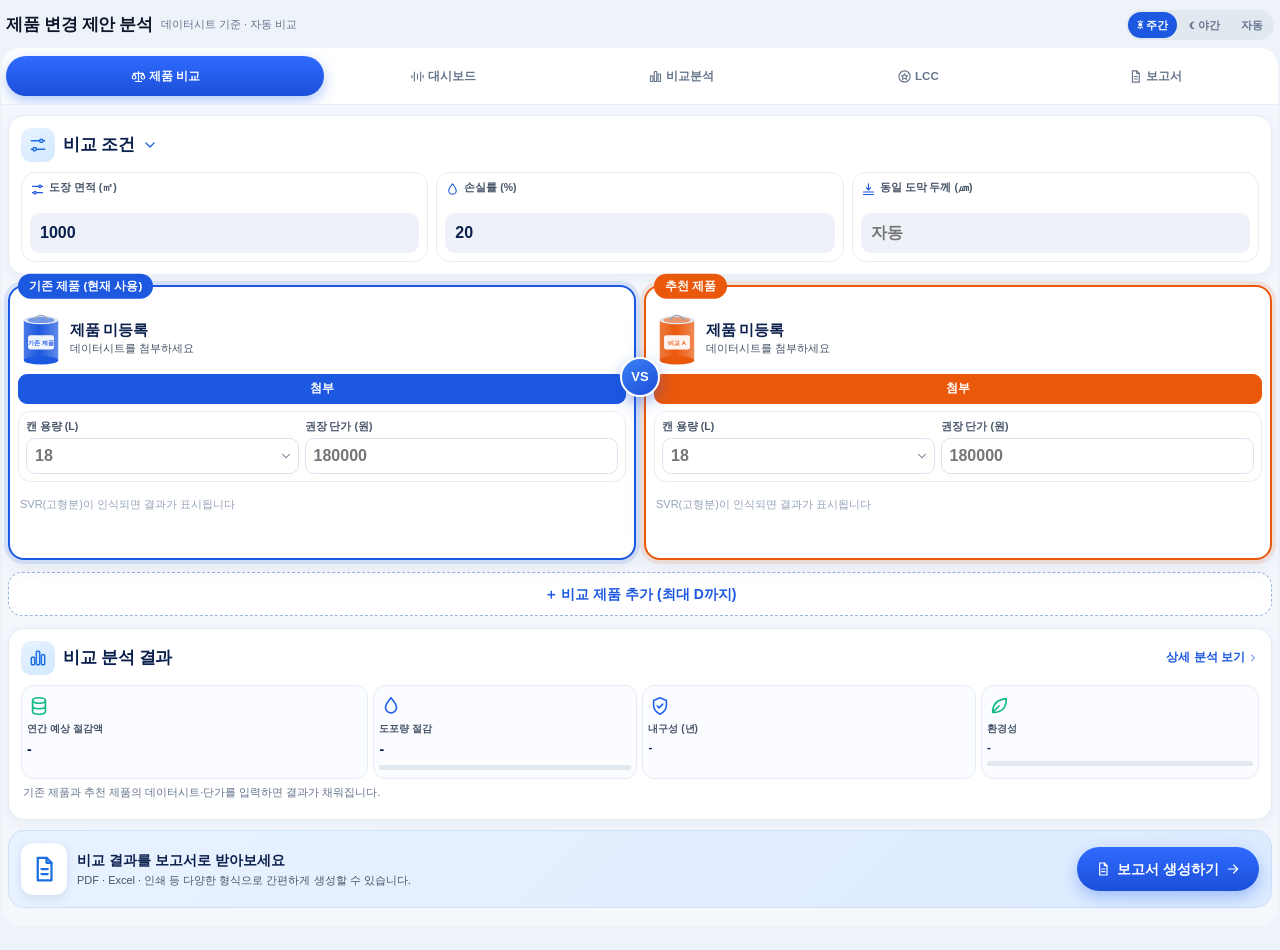
<file: compare.html>
<!DOCTYPE html>
<html lang="ko">
<head>
<meta charset="utf-8">
<meta name="viewport" content="width=device-width, initial-scale=1, viewport-fit=cover">
<title>제품 비교</title>
<link rel="stylesheet" href="cmp.css">
<link rel="icon" type="image/png" href="icon-192.png"><link rel="apple-touch-icon" href="icon-180.png"></head>
<body>
<div id="root"></div>
<script src="theme.js"></script>
<script src="cmp.js"></script>
</body>
</html>
</file>
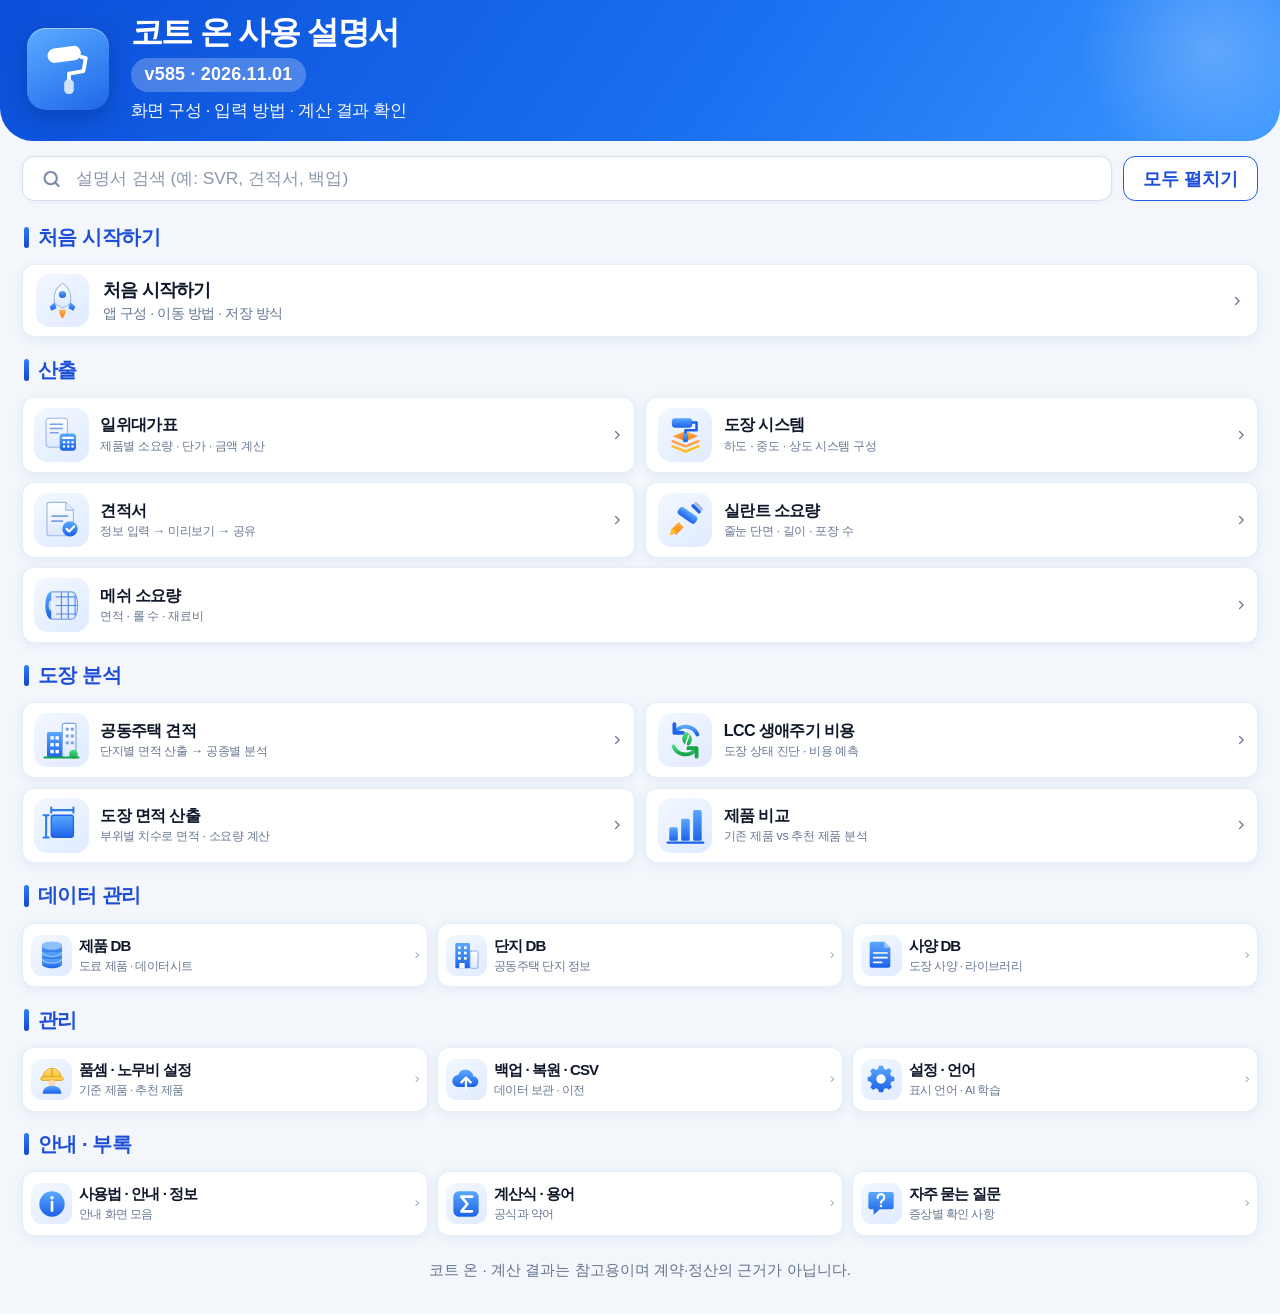
<file: manual.html>
<!DOCTYPE html>
<html lang="ko"><head><meta charset="utf-8"><meta name="viewport" content="width=device-width,initial-scale=1,viewport-fit=cover"><title>코트 온 사용 설명서</title><style>
*{box-sizing:border-box;-webkit-tap-highlight-color:transparent}
html,body{margin:0;background:#f3f7fc;color:#0f172a;font-family:"Pretendard","Noto Sans KR",-apple-system,BlinkMacSystemFont,'Apple SD Gothic Neo','Malgun Gothic',sans-serif;font-size:15px;line-height:1.55}
.w{max-width:820px;margin:0 auto;padding:0 14px 28px}
.hero{position:relative;overflow:hidden;margin:0 -14px 0;padding:calc(env(safe-area-inset-top,0px) + 22px) 20px 26px;background:linear-gradient(125deg,#0b4fd8 0%,#1a6ff0 55%,#3b97ff 100%);color:#fff;border-radius:0 0 34px 34px;display:flex;gap:16px;align-items:center}
.hero:before{content:"";position:absolute;right:-60px;top:-80px;width:260px;height:260px;border-radius:50%;background:radial-gradient(circle,rgba(255,255,255,.22),rgba(255,255,255,0) 70%)}
.hi{flex:none;width:78px;height:78px;border-radius:22px;background:linear-gradient(145deg,#4ea4ff,#1d62e8);box-shadow:0 8px 20px rgba(5,40,120,.35),inset 0 1px 0 rgba(255,255,255,.45);display:flex;align-items:center;justify-content:center;position:relative}
.ht{position:relative;min-width:0}.ht h1{margin:0;font-size:27px;line-height:1.15;letter-spacing:-.8px;font-weight:900}
.ht .ver{display:inline-block;margin:8px 0 7px;background:rgba(255,255,255,.22);border-radius:99px;padding:3px 13px;font-size:13px;font-weight:700;letter-spacing:.2px}
.ht p{margin:0;font-size:14.5px;opacity:.96;font-weight:500}
.bar{position:sticky;top:0;z-index:5;background:#f3f7fc;padding:14px 0 6px;display:flex;gap:10px}
.sf{flex:1;min-width:0;position:relative}
.sf svg{position:absolute;left:14px;top:50%;transform:translateY(-50%);color:#7c8aa5}
.sf input{width:100%;height:48px;border:1px solid #d6dfec;border-radius:15px;padding:0 12px 0 44px;font-size:16px;background:#fff;outline:none;color:#0f172a;box-shadow:0 1px 4px rgba(30,64,140,.05)}
.sf input::placeholder{color:#8a97ad}.sf input:focus{border-color:#2563eb;box-shadow:0 0 0 3px rgba(37,99,235,.15)}
.bar button{flex:none;height:48px;border:1.5px solid #1d5de0;background:#fff;border-radius:15px;font-weight:800;font-size:15px;padding:0 16px;white-space:nowrap;color:#1d4ed8}
.gh{display:flex;align-items:center;gap:9px;margin:20px 2px 11px;font-size:19px;font-weight:900;color:#1d4ed8;letter-spacing:-.4px}
.gh i{width:5px;height:22px;border-radius:3px;background:linear-gradient(#2f7cf6,#1747c9)}
.gd{display:grid;gap:10px;grid-template-columns:minmax(0,1fr)}
.gd.c2{grid-template-columns:repeat(2,minmax(0,1fr))}.gd.c3{grid-template-columns:repeat(3,minmax(0,1fr))}
.cd{background:#fff;border:1px solid #e5ecf6;border-radius:18px;box-shadow:0 3px 12px rgba(30,64,140,.07);scroll-margin-top:70px;min-width:0}
.cd.wide,.cd[open]{grid-column:1/-1}
.cd>summary{list-style:none;display:flex;align-items:center;gap:11px;padding:13px 12px 13px 13px;cursor:pointer;min-height:68px}
.cd>summary::-webkit-details-marker{display:none}
.ci{flex:none;width:46px;height:46px;border-radius:14px;background:linear-gradient(145deg,#eaf2ff,#dbe8ff);display:flex;align-items:center;justify-content:center}
.ct{flex:1;min-width:0;word-break:keep-all}.ct b{display:block;font-size:15.5px;line-height:1.25;letter-spacing:-.3px;font-weight:800}
.ct small{display:block;margin-top:3px;color:#64748b;font-size:11.5px;line-height:1.3;letter-spacing:-.2px}
.cv{flex:none;color:#64748b;transition:transform .2s}.cd[open]>summary .cv{transform:rotate(90deg)}
.c3 .cd>summary{padding:11px 8px 11px 10px;gap:8px}.c3 .ci{width:38px;height:38px;border-radius:12px}.c3 .ci svg{width:25px;height:25px}.c3 .ct b{font-size:13.5px}.c3 .ct small{font-size:10.5px}
.c3 .cd:not([open])>summary .cv{display:none}
.bd{padding:0 14px 14px;border-top:1px solid #eef2f7}
.bd h4{margin:16px 0 6px;font-size:14.5px;color:#1d4ed8}
.bd p{margin:8px 0}.bd ul,.bd ol{margin:6px 0;padding-left:20px}.bd li{margin:5px 0}
.tw{overflow-x:auto;margin:8px 0;border:1px solid #e2e8f0;border-radius:12px}
table{border-collapse:collapse;width:100%;font-size:13px}th{background:#f1f5f9;text-align:left;padding:7px 9px;white-space:nowrap}td{padding:7px 9px;border-top:1px solid #eef2f7;vertical-align:top;min-width:90px}td:first-child{font-weight:700;white-space:nowrap}
.nt,.tp,.wn{border-radius:12px;padding:9px 12px;margin:10px 0;font-size:13.5px}
.nt{background:#eff6ff;border:1px solid #bfdbfe}.tp{background:#ecfdf5;border:1px solid #a7f3d0}.wn{background:#fff7ed;border:1px solid #fdba74;color:#7c2d12}
mark{background:#fde68a;border-radius:3px}
.hide{display:none!important}
.none{text-align:center;color:#64748b;padding:30px 0}
.ft{text-align:center;color:#64748b;font-size:12px;margin-top:22px}

/* v508 카드 크기·여백 조정 (첨부 사진 비율) */
.w{padding:0 8px 24px}
.hero{margin:0 -8px;padding:calc(env(safe-area-inset-top,0px) + 14px) 16px 18px;gap:12px;border-radius:0 0 28px 28px}
.hi{width:60px;height:60px;border-radius:17px}.hi svg{width:40px;height:40px}
.ht h1{font-size:20px;letter-spacing:-.6px}.ht .ver{font-size:11.5px;margin:6px 0 5px;padding:2px 11px}.ht p{font-size:12.5px}
.bar{padding:10px 0 4px;gap:8px}
.sf svg{left:12px;width:19px;height:19px}.sf input{height:42px;border-radius:13px;padding:0 10px 0 38px}.sf input::placeholder{font-size:14px}
.bar button{height:42px;border-radius:13px;font-size:13.5px;padding:0 12px}
.gh{margin:14px 2px 8px;font-size:16px;gap:7px}.gh i{width:4px;height:18px}
.gd{gap:8px}
.cd{border-radius:15px;box-shadow:0 2px 8px rgba(30,64,140,.07)}
.cd>summary{padding:9px 8px 9px 9px;gap:9px;min-height:58px}
.ci{width:40px;height:40px;border-radius:12px}.ci svg{width:26px;height:26px}
.ct b{font-size:13.5px;letter-spacing:-.4px}.ct small{font-size:10.5px;margin-top:2px;letter-spacing:-.3px;line-height:1.25}
.cv{width:14px;height:14px}
.c3 .cd>summary{padding:8px 5px 8px 7px;gap:6px;min-height:56px}
.c3 .ci{width:34px;height:34px;border-radius:11px}.c3 .ci svg{width:22px;height:22px}
.c3 .ct b{font-size:11.5px}.c3 .ct small{font-size:9.5px}
.c3 .cd:not([open])>summary .cv{display:none}
@media(max-width:340px){.gd.c3{grid-template-columns:repeat(2,minmax(0,1fr))}}
@media(min-width:560px){.w{padding:0 14px 28px}.hero{margin:0 -14px}.cd>summary{padding:13px 12px;gap:11px;min-height:68px}.ci{width:46px;height:46px}.ci svg{width:30px;height:30px}.ct b{font-size:15.5px}.ct small{font-size:11.5px}.c3 .cd>summary{padding:12px 12px 12px 13px}.c3 .ci{width:44px;height:44px}.c3 .ci svg{width:28px;height:28px}.c3 .ct b{font-size:15px}.c3 .ct small{font-size:11.5px}.c3 .cv{display:block!important}.gh{font-size:19px}.ht h1{font-size:26px}.hi{width:76px;height:76px}}

/* v514 사진과 동일한 디자인 — 화면 폭(vw) 비율 기준, 좌우 전체 확대 */
.w{--u:min(1vw,6.4px);max-width:none;padding:0 calc(var(--u)*3.4) calc(var(--u)*5)}
.hero{margin:0 calc(var(--u)*-3.4);padding:calc(env(safe-area-inset-top,0px) + var(--u)*2.2) calc(var(--u)*4.2) calc(var(--u)*2.8);gap:calc(var(--u)*3.4);border-radius:0 0 calc(var(--u)*5.2) calc(var(--u)*5.2);align-items:center}
.hi{width:calc(var(--u)*12.8);height:calc(var(--u)*12.8);border-radius:calc(var(--u)*3);background:linear-gradient(150deg,#59adff,#1f66ea)}.hi svg{width:calc(var(--u)*9);height:calc(var(--u)*9)}
.ht h1{font-size:max(19px,calc(var(--u)*5));letter-spacing:-.04em;line-height:1.15;font-weight:900}
.ht .ver{margin:calc(var(--u)*1.1) 0 calc(var(--u)*.9);padding:calc(var(--u)*.5) calc(var(--u)*2.2);font-size:max(12px,calc(var(--u)*2.8));font-weight:600;background:rgba(255,255,255,.24)}
.ht p{font-size:max(12.5px,calc(var(--u)*2.6));font-weight:500;letter-spacing:-.02em}
.bar{padding:calc(var(--u)*2.3) 0 calc(var(--u)*.6);gap:calc(var(--u)*1.7);background:#f3f7fc}
.sf svg{left:calc(var(--u)*3);width:calc(var(--u)*3.3);height:calc(var(--u)*3.3)}
.sf input{height:calc(var(--u)*7);border-radius:calc(var(--u)*1.9);padding:0 calc(var(--u)*2) 0 calc(var(--u)*8.3);font-size:16px}.sf input::placeholder{font-size:max(13px,calc(var(--u)*2.7))}
.bar button{height:calc(var(--u)*7);border-radius:calc(var(--u)*1.9);font-size:max(13.5px,calc(var(--u)*2.85));padding:0 calc(var(--u)*3);font-weight:800;min-width:calc(var(--u)*19.8)}
.gh{margin:calc(var(--u)*2.7) calc(var(--u)*.4) calc(var(--u)*1.8);font-size:max(16px,calc(var(--u)*3.1));gap:calc(var(--u)*1.4);font-weight:800}.gh i{width:calc(var(--u)*.7);height:calc(var(--u)*3.4);border-radius:3px}
.gd{gap:calc(var(--u)*1.5) calc(var(--u)*1.7)}
.cd{border-radius:calc(var(--u)*1.9);border:1px solid #e6edf7;box-shadow:0 calc(var(--u)*.4) calc(var(--u)*1.6) rgba(30,64,140,.08)}
.cd>summary{padding:calc(var(--u)*1.4) calc(var(--u)*2.2) calc(var(--u)*1.4) calc(var(--u)*2);gap:calc(var(--u)*2.2);min-height:calc(var(--u)*10.9)}
.ci{width:calc(var(--u)*8.3);height:calc(var(--u)*8.3);min-width:34px;min-height:34px;border-radius:calc(var(--u)*2.1);background:linear-gradient(145deg,#f3f8ff,#e0ebff)}.ci svg{width:calc(var(--u)*6.4);height:calc(var(--u)*6.4);min-width:26px;min-height:26px}
.ct b{font-size:max(14px,calc(var(--u)*2.85));font-weight:800;letter-spacing:-.04em}.ct small{font-size:max(11px,calc(var(--u)*2.15));margin-top:calc(var(--u)*.5);letter-spacing:-.03em;color:#667791}
.cv{width:calc(var(--u)*1.9);height:calc(var(--u)*1.9);min-width:12px;color:#6b7a93}
.gd.c2>.cd>summary{padding:calc(var(--u)*1.3) calc(var(--u)*1.6) calc(var(--u)*1.3) calc(var(--u)*1.8);gap:calc(var(--u)*1.8);min-height:calc(var(--u)*11.5)}
.gd.c2 .ci{width:calc(var(--u)*8.5);height:calc(var(--u)*8.5)}
.gd.c2 .ct b{font-size:max(12.5px,calc(var(--u)*2.6))}.gd.c2 .ct small{font-size:max(9.5px,calc(var(--u)*2.05))}
.gd.c3{gap:calc(var(--u)*1.5) calc(var(--u)*1.3)}
.c3 .cd>summary{padding:calc(var(--u)*1.2) calc(var(--u)*1.2) calc(var(--u)*1.2) calc(var(--u)*1.6);gap:calc(var(--u)*1.4);min-height:calc(var(--u)*9.8)}
.c3 .ci{width:calc(var(--u)*6.4);height:calc(var(--u)*6.4);min-width:30px;min-height:30px;border-radius:calc(var(--u)*1.7)}.c3 .ci svg{width:calc(var(--u)*5);height:calc(var(--u)*5);min-width:24px;min-height:24px}
.c3 .ct b{font-size:max(11.5px,calc(var(--u)*2.45))}.c3 .ct small{font-size:max(9px,calc(var(--u)*1.9))}
.c3 .cv{width:calc(var(--u)*1.6);height:calc(var(--u)*1.6);min-width:10px;display:block!important}
.cd[open]>summary .cv{transform:rotate(90deg)}
.bd{padding:0 calc(var(--u)*2.6) calc(var(--u)*2.6)}
.ft{font-size:max(11px,calc(var(--u)*2.4))}
@media(min-width:560px){.w{padding:0 calc(var(--u)*3.4) calc(var(--u)*5)}.hero{margin:0 calc(var(--u)*-3.4)}.cd>summary{padding:calc(var(--u)*1.4) calc(var(--u)*2.2) calc(var(--u)*1.4) calc(var(--u)*2);gap:calc(var(--u)*2.2);min-height:calc(var(--u)*10.9)}.ci{width:calc(var(--u)*8.3);height:calc(var(--u)*8.3)}.ci svg{width:calc(var(--u)*6.4);height:calc(var(--u)*6.4)}.c3 .ci{width:calc(var(--u)*6.4);height:calc(var(--u)*6.4)}}
@media(max-width:340px){.gd.c3{grid-template-columns:repeat(3,minmax(0,1fr))}}
.gd.c2 .ct b{font-size:max(12px,calc(var(--u)*2.5))}.gd.c2 .ct small{font-size:max(9px,calc(var(--u)*1.95))}
.c3 .ct b{font-size:max(10.5px,calc(var(--u)*2.35));letter-spacing:-.06em}.c3 .ct small{font-size:max(8.5px,calc(var(--u)*1.8));letter-spacing:-.05em}
.c3 .cd>summary{padding-left:calc(var(--u)*1.3);padding-right:calc(var(--u)*.9);gap:calc(var(--u)*1.1)}
.c3 .ci{min-width:28px;min-height:28px}.c3 .ci svg{min-width:22px;min-height:22px}.c3 .cv{min-width:8px;width:calc(var(--u)*1.3)}
</style><link rel="icon" type="image/png" href="icon-192.png"><link rel="apple-touch-icon" href="icon-180.png"></head><body>
<div class="w"><div class="hero"><div class="hi"><svg viewBox="0 0 48 48" width="52" height="52" fill="none" stroke-linecap="round" stroke-linejoin="round"><rect x="7" y="6" width="28" height="12" rx="6" transform="rotate(-8 21 12)" fill="#fff"/><path d="M35 14l4 1-2 11-12 2v6" stroke="#fff" stroke-width="3.2"/><rect x="21" y="33" width="8" height="12" rx="3.5" fill="#cfe3ff"/></svg></div><div class="ht"><h1>코트 온 사용 설명서</h1><span class="ver">v585 · 2026.11.01</span><p>화면 구성 · 입력 방법 · 계산 결과 확인</p></div></div>
<div class="bar"><label class="sf"><svg viewBox="0 0 24 24" width="22" height="22" fill="none" stroke="currentColor" stroke-width="2.4" stroke-linecap="round"><circle cx="11" cy="11" r="7"/><path d="M20 20l-4-4"/></svg><input id="q" type="search" placeholder="설명서 검색 (예: SVR, 견적서, 백업)" enterkeyhint="search" autocomplete="off"></label><button id="all" type="button" data-o="0">모두 펼치기</button></div>
<section class="gs"><h2 class="gh"><i></i>처음 시작하기</h2><div class="gd c1"><details class="cd wide" id="start"><summary><span class="ci"><svg viewBox="0 0 48 48" fill="none" stroke-linecap="round" stroke-linejoin="round"><defs><linearGradient id="ic1b" x1="0" y1="0" x2="0" y2="1"><stop offset="0" stop-color="#5aa8ff"/><stop offset="1" stop-color="#1d62e8"/></linearGradient><linearGradient id="ic1o" x1="0" y1="0" x2="0" y2="1"><stop offset="0" stop-color="#ffb347"/><stop offset="1" stop-color="#ff7a1a"/></linearGradient><linearGradient id="ic1w" x1="0" y1="0" x2="0" y2="1"><stop offset="0" stop-color="#ffffff"/><stop offset="1" stop-color="#dbe8ff"/></linearGradient></defs><path d="M24 4c8 5 11 14 9 24l-9 5-9-5c-2-10 1-19 9-24z" fill="url(#ic1w)" stroke="#9db8e8" stroke-width="1.2"/><circle cx="24" cy="17" r="4.2" fill="url(#ic1b)"/><path d="M15 26l-6 5 2 5 6-3zM33 26l6 5-2 5-6-3z" fill="url(#ic1b)"/><path d="M20 35c0 5 2 8 4 10 2-2 4-5 4-10z" fill="url(#ic1o)"/></svg></span><span class="ct"><b>처음 시작하기</b><small>앱 구성 · 이동 방법 · 저장 방식</small></span><svg class="cv" viewBox="0 0 24 24" width="16" height="16" fill="none" stroke="currentColor" stroke-width="2.6" stroke-linecap="round" stroke-linejoin="round"><path d="M9 5l7 7-7 7"/></svg></summary><div class="bd"><p>코트 온은 도료·실란트·메쉬의 <b>소요량과 자재비·노무비</b>를 계산하고, 견적서·LCC(생애주기 비용)·제품 비교 보고서까지 만드는 현장용 앱입니다. 인터넷 없이도 계산과 견적서 작성이 되며, 입력한 데이터는 <b>이 기기의 브라우저에만</b> 저장됩니다.</p><h4>1. 시작 화면</h4><ol><li>앱을 열면 <b>Integrated Coating &amp; Maintenance Cost Estimation System</b> 안내 화면이 나옵니다.</li><li>아래 <b>시작하기</b> 버튼을 누르면 홈으로 들어갑니다.</li><li>처음 한 번은 <b>자료 이용 안내</b> 창이 나오며, 내용을 읽고 <b>확인했습니다</b>를 누릅니다.</li></ol><h4>2. 하단 고정 메뉴 (모든 화면 공통)</h4><div class="tw"><table><thead><tr><th>버튼</th><th>동작</th></tr></thead><tbody><tr><td>‹ (뒤로)</td><td>바로 전에 열었던 화면으로 이동합니다. 기록이 없으면 홈으로 갑니다.</td></tr><tr><td>홈</td><td>열려 있는 모든 화면·팝업을 닫고 홈으로 이동합니다.</td></tr><tr><td>산출</td><td>일위대가표 · 도장시스템 · 견적서 · 실란트 · 메쉬</td></tr><tr><td>분석</td><td>공동주택 · LCC · 면적 · 제품 비교</td></tr><tr><td>DB</td><td>제품 DB · 단지 DB · 사양 DB · 품셈(노무비설정)</td></tr><tr><td>관리</td><td>백업·복원 · 설정 · 사용법 · 자료이용안내 · 정보</td></tr><tr><td>더보기</td><td><b>전체 메뉴</b> 화면을 엽니다. 메뉴 검색과 최근 사용 메뉴가 있습니다.</td></tr></tbody></table></div><p>분류 버튼(산출·분석·DB·관리)을 누르면 위로 서브메뉴가 펼쳐집니다. 이미 열려 있는 화면을 다시 누르면 메뉴만 닫힙니다.</p><h4>3. 전체 메뉴에서 찾기</h4><ul><li>상단 <b>메뉴 검색</b>에 이름(예: LCC, 견적, 품셈)을 입력하면 해당 메뉴만 보입니다. 이름이 정확히 일치하면 잠시 뒤 자동으로 이동합니다.</li><li>맨 아래 <b>최근 사용 메뉴</b>에서 최근 연 화면 5개로 바로 갑니다.</li></ul><h4>4. 데이터 저장과 백업</h4><ul><li>모든 입력(제품 DB, 작업 내용, 저장한 시스템, LCC 자산, 제품 비교 입력 등)은 자동 저장됩니다.</li><li>브라우저 데이터를 지우거나 기기를 바꾸면 사라지므로 <b>관리 → 백업·복원 → JSON 백업 저장</b>을 주기적으로 하세요.</li><li>TDS 원본 PDF는 백업에 포함되지 않습니다.</li></ul><h4>5. 화면 모드 (주간 · 야간 · 자동)</h4><p><b>제품 비교</b> 화면 맨 위 오른쪽의 <b>☀ 주간 / ☾ 야간 / 자동</b> 버튼으로 바꿉니다. 한 번 고르면 앱 전체와 이 설명서에 적용됩니다. <b>자동</b>은 기기의 다크 모드 설정을 따릅니다.</p><div class="tp">💡 PDF·OCR·엑셀 변환 도구를 <b>처음 불러올 때만</b> 인터넷이 필요합니다. 한 번 불러온 뒤에는 오프라인에서도 동작합니다.</div><h4>홈 화면</h4><p>홈에는 앱 이름(코트 온)과 <b>최근 작업 내역</b>이 표시됩니다. 일위대가표·도장 시스템·실란트·메쉬 등에서 저장한 작업이 최근 순서로 쌓이고, 항목을 눌러 이어서 작업할 수 있습니다.</p><ul><li>작업이 없으면 “아직 작업 내역이 없습니다”라고 표시됩니다.</li><li>하단의 <b>소요량 공식 · 경고 · 용어 매칭표</b>를 누르면 계산 공식과 용어 설명이 열립니다.</li><li>저장된 코트 데이터가 손상되면 그 코트만 초기화하고 나머지는 그대로 보여 줍니다.</li></ul></div></details></div></section><section class="gs"><h2 class="gh"><i></i>산출</h2><div class="gd c2"><details class="cd" id="calc"><summary><span class="ci"><svg viewBox="0 0 48 48" fill="none" stroke-linecap="round" stroke-linejoin="round"><defs><linearGradient id="ic2b" x1="0" y1="0" x2="0" y2="1"><stop offset="0" stop-color="#5aa8ff"/><stop offset="1" stop-color="#1d62e8"/></linearGradient><linearGradient id="ic2w" x1="0" y1="0" x2="0" y2="1"><stop offset="0" stop-color="#ffffff"/><stop offset="1" stop-color="#dbe8ff"/></linearGradient></defs><rect x="6" y="5" width="25" height="34" rx="4" fill="url(#ic2w)" stroke="#9db8e8" stroke-width="1.3"/><path d="M11 12h14M11 17h14M11 22h9" stroke="#7aa3e6" stroke-width="2"/><rect x="22" y="23" width="19" height="20" rx="4" fill="url(#ic2b)"/><path d="M25.5 28h12" stroke="#fff" stroke-width="2.4"/><g fill="#fff"><circle cx="27" cy="33" r="1.5"/><circle cx="32" cy="33" r="1.5"/><circle cx="37" cy="33" r="1.5"/><circle cx="27" cy="38" r="1.5"/><circle cx="32" cy="38" r="1.5"/><circle cx="37" cy="38" r="1.5"/></g></svg></span><span class="ct"><b>일위대가표</b><small>제품별 소요량 · 단가 · 금액 계산</small></span><svg class="cv" viewBox="0 0 24 24" width="16" height="16" fill="none" stroke="currentColor" stroke-width="2.6" stroke-linecap="round" stroke-linejoin="round"><path d="M9 5l7 7-7 7"/></svg></summary><div class="bd"><p>제품 하나하나(코트)의 소요량과 금액을 계산하는 기본 화면입니다. <b>산출 → 일위대가표</b>로 엽니다.</p><h4>화면 구성</h4><div class="tw"><table><thead><tr><th>영역</th><th>설명</th></tr></thead><tbody><tr><td>기본면적</td><td>맨 위 ㎡ 입력. 코트마다 면적을 따로 넣으면 그 값이 우선합니다. 우측의 <b>도면</b> 버튼은 도장 면적 산출 화면을 엽니다.</td></tr><tr><td>도장 시스템 / 시스템도 선택</td><td>1st · 도장 등 코트 구분 표시. <b>시스템도 선택</b>은 도장 시스템에서 저장한 시스템을 불러옵니다. <b>+ 생성</b>은 DB에 없는 제품을 직접 입력합니다.</td></tr><tr><td>소요량 및 조건</td><td>면적(㎡) · DFT(㎛) · SVR(%) · Loss(%) · 희석율(%) · 제품단가(원/1말) · 희석제 단가(원)</td></tr><tr><td>이론/실제 소요량</td><td>입력하면 자동 계산됩니다. 값이 필요한 칸은 연한 빨간 테두리로 표시됩니다.</td></tr><tr><td>제품소개</td><td>선택한 제품의 설명·규격. <b>첨부</b>(TDS) · <b>삭제</b> · <b>제품 수정</b> 버튼이 있습니다.</td></tr><tr><td>노무비 산출 기준</td><td>품셈(인/㎡) 또는 생산성(팀 ㎡/일) 중 하나로 입력. 도장공·보통인부 인/㎡.</td></tr><tr><td>부자재 소요량</td><td><b>내화 메쉬</b> · <b>실란트·충진재</b> 체크 시 일위대가표 행으로 합산됩니다.</td></tr><tr><td>하단 버튼</td><td><b>Coat 추가 · Coat 삭제 · 공유 · 전체 초기화</b></td></tr></tbody></table></div><h4>사용 순서</h4><ol><li><b>기본면적</b>을 입력합니다.</li><li>제품명을 입력해 제품 DB에서 선택하면 <b>DFT · SVR · Loss · 희석율</b>이 자동으로 채워집니다. DB에 없으면 <b>+ 생성</b>으로 DFT·SVR을 직접 입력합니다.</li><li><b>제품단가</b>는 혼합규격 <b>1말 기준 금액</b>, <b>희석제 단가</b>도 입력합니다.</li><li>결과에서 이론·실제 소요량, 캔(말) 수, ㎡당 단가, 총 금액을 확인합니다.</li><li>코트를 더하려면 <b>Coat 추가</b>(하도·중도·상도 순서로 쌓기).</li><li>세부 내역·출력의 <b>견적서 생성</b>으로 견적서를 만듭니다.</li></ol><h4>계산식</h4><ul><li>이론 소요량(L/㎡) = DFT[㎛] ÷ (SVR[%] × 10)</li><li>실제 소요량(L/㎡) = 이론 소요량 ÷ (1 − Loss[%] ÷ 100)</li><li>kg 단위 제품은 비중을 곱해 kg/㎡로 환산, 캔 수량은 올림, 금액은 십원 미만 절사(VAT 별도)</li></ul><div class="wn">⚠ 계산 결과는 참고용이며 계약·정산의 근거가 아닙니다. 제품 적용 전 제조사 최신 TDS·MSDS를 확인하세요.</div></div></details><details class="cd" id="sys"><summary><span class="ci"><svg viewBox="0 0 48 48" fill="none" stroke-linecap="round" stroke-linejoin="round"><defs><linearGradient id="ic3b" x1="0" y1="0" x2="0" y2="1"><stop offset="0" stop-color="#5aa8ff"/><stop offset="1" stop-color="#1d62e8"/></linearGradient><linearGradient id="ic3o" x1="0" y1="0" x2="0" y2="1"><stop offset="0" stop-color="#ffb347"/><stop offset="1" stop-color="#ff7a1a"/></linearGradient></defs><path d="M24 32l15-6-15-6-15 6z" fill="url(#ic3o)"/><path d="M9 32l15 6 15-6" fill="none" stroke="#ffa24a" stroke-width="3"/><path d="M9 38l15 6 15-6" stroke="#fbbf24" stroke-width="3"/><rect x="8" y="5" width="24" height="11" rx="4" fill="url(#ic3b)"/><path d="M32 10h5v9H24v5" stroke="#1d62e8" stroke-width="3" fill="none"/><rect x="21" y="23" width="6" height="10" rx="2" fill="url(#ic3b)"/></svg></span><span class="ct"><b>도장 시스템</b><small>하도 · 중도 · 상도 시스템 구성</small></span><svg class="cv" viewBox="0 0 24 24" width="16" height="16" fill="none" stroke="currentColor" stroke-width="2.6" stroke-linecap="round" stroke-linejoin="round"><path d="M9 5l7 7-7 7"/></svg></summary><div class="bd"><p>하도·중도·상도 등 여러 제품을 <b>시스템 하나</b>로 묶어 계산합니다. <b>산출 → 도장시스템</b>.</p><ol><li>맨 위 <b>면적</b>(㎡)을 입력합니다(화면 위에 고정).</li><li>시스템 카드의 우측 버튼으로 구성합니다.</li><li>제품 줄을 눌러 펼치면 <b>단계 변경 · ▲▼ 순서 · 삭제</b>와 DFT·SVR·Loss·희석율·면적·단가를 입력합니다.</li><li>소요량·금액은 <b>입력 즉시 자동 계산</b>됩니다(계산하기 버튼 없음).</li><li>하단 <b>공유하기</b>로 결과를 공유합니다.</li></ol><h4>시스템 구성 버튼 4개</h4><div class="tw"><table><thead><tr><th>버튼</th><th>기능</th></tr></thead><tbody><tr><td>사용자사양</td><td>제품을 직접 골라 시스템을 구성합니다.</td></tr><tr><td>DB 열기</td><td>사양 DB에 저장된 사양을 불러옵니다. 여러 개를 한 번에 불러올 수 있습니다.</td></tr><tr><td>사양수정</td><td>시스템 수정 시트: 코트 칩(하도·하도실러·중도·중도실러·상도)을 고르고 제품명·코드를 입력하면 제품 DB 목록이 아래에 떠서 선택 시 제품명·DFT가 자동 입력됩니다.</td></tr><tr><td>사양첨부</td><td>제조사 사양서(PDF·이미지 OCR)를 읽어 시스템에 바로 적용합니다.</td></tr></tbody></table></div><ul><li>시스템 카드의 <b>저장 / 삭제 / 제품+</b>으로 시스템을 관리하고, ⌄로 접고 펼칩니다.</li><li>화면 맨 아래 <b>마지막 제품 삭제 · 전체 초기화</b>가 있습니다.</li><li>사양 DB에서 불러온 제품 이름이 제품 DB와 조금 달라도(공백·괄호·제조사명) 자동 연결되어 소개·규격이 표시됩니다.</li><li>노무비 산출 기준은 시스템 카드 맨 아래에 <b>시스템 전체 1건</b>으로 입력합니다.</li></ul></div></details><details class="cd" id="quote"><summary><span class="ci"><svg viewBox="0 0 48 48" fill="none" stroke-linecap="round" stroke-linejoin="round"><defs><linearGradient id="ic4b" x1="0" y1="0" x2="0" y2="1"><stop offset="0" stop-color="#5aa8ff"/><stop offset="1" stop-color="#1d62e8"/></linearGradient><linearGradient id="ic4w" x1="0" y1="0" x2="0" y2="1"><stop offset="0" stop-color="#ffffff"/><stop offset="1" stop-color="#dbe8ff"/></linearGradient></defs><path d="M10 4h19l9 9v27a3 3 0 01-3 3H10a3 3 0 01-3-3V7a3 3 0 013-3z" fill="url(#ic4w)" stroke="#9db8e8" stroke-width="1.3"/><path d="M29 4v9h9" stroke="#9db8e8" stroke-width="1.3" fill="#e5eeff"/><path d="M13 20h18M13 26h12" stroke="#7aa3e6" stroke-width="2.2"/><circle cx="34" cy="35" r="9" fill="url(#ic4b)"/><path d="M30 35l3 3 6-6" stroke="#fff" stroke-width="2.6" fill="none"/></svg></span><span class="ct"><b>견적서</b><small>정보 입력 → 미리보기 → 공유</small></span><svg class="cv" viewBox="0 0 24 24" width="16" height="16" fill="none" stroke="currentColor" stroke-width="2.6" stroke-linecap="round" stroke-linejoin="round"><path d="M9 5l7 7-7 7"/></svg></summary><div class="bd"><ol><li><b>산출 → 견적서</b> 또는 계산 화면의 <b>견적서 생성</b>으로 엽니다.</li><li><b>공급자 정보</b>(업체명·대표자·담당자·연락처·주소)를 입력합니다. 체크하면 다음에도 기억합니다.</li><li><b>견적 정보</b>: 견적일자·견적번호·현장명/공사명·수신·유효기간·결제조건. 견적번호는 <b>발송할 때 확정</b>되며(CC-YYMM-0001 형식) 수정해 다시 보내면 VER 2, VER 3로 구분됩니다.</li><li><b>도장 품목</b>에는 일위대가표·도장 시스템 계산 결과가 자동 반영됩니다. 제품 사양 표에서 <b>희석제(신나)는 도료와 별도 줄</b>(└ 희석제명)로 표시되어 소요량·㎡당 금액·산출 L가 따로 나옵니다. <b>품목+ · 도장S · 일위대가표</b> 버튼으로 항목을 추가·가져옵니다. 수량·단가는 직접 고칠 수 있습니다.</li><li><b>공급가액 · 부가세(10%) · 총 견적금액</b>이 자동 계산됩니다. 비고를 적습니다.</li><li><b>저장 · 미리보기 · 견적서 생성(이미지/텍스트 공유) · 초기화</b>.</li></ol><ul><li>상단 <b>발송 내역</b>에서 이전에 보낸 견적서를 확인합니다.</li><li>노무비를 켜 두면 시스템(또는 일위대가표 전체)마다 도장공·보통인부·공구손료 줄이 1세트 들어갑니다.</li></ul></div></details><details class="cd" id="fill"><summary><span class="ci"><svg viewBox="0 0 48 48" fill="none" stroke-linecap="round" stroke-linejoin="round"><defs><linearGradient id="ic5b" x1="0" y1="0" x2="0" y2="1"><stop offset="0" stop-color="#5aa8ff"/><stop offset="1" stop-color="#1d62e8"/></linearGradient><linearGradient id="ic5o" x1="0" y1="0" x2="0" y2="1"><stop offset="0" stop-color="#ffb347"/><stop offset="1" stop-color="#ff7a1a"/></linearGradient></defs><path d="M7 36l9-9 6 6-9 9z" fill="url(#ic5o)" transform="translate(0 0)"/><rect x="14" y="14" width="25" height="10" rx="4" transform="rotate(35 26 19)" fill="url(#ic5b)"/><path d="M33 8l7 7" stroke="#1d62e8" stroke-width="4"/><path d="M36 5l7 7" stroke="#9db8e8" stroke-width="3"/><path d="M9 34l-3 8 8-3" fill="#fbbf24" stroke="#fbbf24"/></svg></span><span class="ct"><b>실란트 소요량</b><small>줄눈 단면 · 길이 · 포장 수</small></span><svg class="cv" viewBox="0 0 24 24" width="16" height="16" fill="none" stroke="currentColor" stroke-width="2.6" stroke-linecap="round" stroke-linejoin="round"><path d="M9 5l7 7-7 7"/></svg></summary><div class="bd"><h4>입력 순서 (화면의 1~4 번호)</h4><ol><li><b>제품 정보</b>: 제품명, 비중(kg/L), 포장 규격(mL·L·kg). <b>첨부</b>로 데이터시트를 올리면 값이 자동으로 채워집니다.</li><li><b>단면 프로파일 선택</b>: 직사각형(W×D) · 삼각 코너(½×a²) · 원형 비드(π×r²) · 임의 단면(A mm²) · 면 충진(t×면적).</li><li><b>충진 부위 입력</b>: 부위 이름을 쓰고 <b>+ 추가</b> → 폭·깊이·연장(길이)을 입력 후 <b>계산하기</b>.</li><li><b>단면 투시도</b>에서 단면 모양과 배율을 확인합니다. 줄눈은 폭에 맞는 권장 깊이를 안내합니다.</li></ol><h4>계산 결과</h4><ul><li>순수 충진량(L) → <b>로스 포함 소요량</b>(로스율 기본 10%) → <b>필요 포장 수량</b>(올림) → 예상 재료비 · 총 금액(포장 단가 입력)</li><li>계산식 보기: 줄눈 폭×깊이×길이 = mL, 소요량 = 순수 충진량 × (1+로스율), 포장 수량 = 소요량 ÷ 포장 용량(올림), kg 포장은 비중으로 L 환산</li></ul><div class="tp">💡 “계산하기” 또는 “저장”을 누르면 하단 <b>최근 작업 현황</b>에 쌓이고 일위대가표 부자재에 합산할 수 있습니다.</div></div></details><details class="cd wide" id="mesh"><summary><span class="ci"><svg viewBox="0 0 48 48" fill="none" stroke-linecap="round" stroke-linejoin="round"><defs><linearGradient id="ic6b" x1="0" y1="0" x2="0" y2="1"><stop offset="0" stop-color="#5aa8ff"/><stop offset="1" stop-color="#1d62e8"/></linearGradient></defs><ellipse cx="12" cy="24" rx="7" ry="16" fill="url(#ic6b)"/><path d="M12 8h24c4 0 7 7 7 16s-3 16-7 16H12" fill="#e5eeff" stroke="#7aa3e6" stroke-width="1.3"/><path d="M18 14h22M18 24h24M18 34h22M24 9v30M32 9v30M40 12v24" stroke="#5a8fe0" stroke-width="1.4"/><ellipse cx="12" cy="24" rx="3" ry="6" fill="#fff" opacity=".7"/></svg></span><span class="ct"><b>메쉬 소요량</b><small>면적 · 롤 수 · 재료비</small></span><svg class="cv" viewBox="0 0 24 24" width="16" height="16" fill="none" stroke="currentColor" stroke-width="2.6" stroke-linecap="round" stroke-linejoin="round"><path d="M9 5l7 7-7 7"/></svg></summary><div class="bd"><ol><li><b>메쉬 정보</b>: 메쉬 명칭, 규격, 중량(g/㎡), 롤 폭(m), 롤 길이(m). 롤 면적이 자동 표시됩니다. <b>첨부</b>로 데이터시트를 읽습니다.</li><li><b>도포 면적 및 선택사항</b>: <b>형강 기준</b>은 H형강 규격을 목록에서 고르거나 <b>직접 입력</b>(H·B·tw·tf), 부재 길이(m)·수량(개). <b>일반·수기</b>는 면적을 직접 넣습니다. <b>+ 부재 추가</b>로 여러 부재를 더합니다.</li><li><b>메쉬 적용 부위</b>: 도형(A~E) 또는 목록을 눌러 선택합니다 — A 플랜지 끝단, B 웨브-플랜지 접합부, C 플랜지 외면, D 플랜지 내면, E 웨브 양면. <b>전체 / 해제</b> 버튼 제공.</li><li><b>세부 조건</b>: 플랜지 내·외면 연장, 도막 두께, 겹침 길이, 접합부(B) 띠 폭, 동일 구조 반복(세트), 로스율, 단가 기준(㎡ 단위 / 롤 단위).</li><li><b>계산 결과</b>: 필요 메쉬 면적 → 로스 포함 소요량 → 필요 롤 수량 → 예상 재료비. <b>저장 · 초기화</b>.</li></ol><ul><li>띠 폭 A = 내면 연장 + 플랜지 두께(tf) + 외면 연장 + 도막 두께</li><li>면적 = Σ(길이 × 띠 폭), 소요량 = 면적 × (1+로스율), 롤 수 = Σ(길이 ÷ 롤 폭 줄 수) ÷ 롤 길이(올림)</li></ul><div class="nt">에폭시 내화 제품(예: FIREMASK 3500)을 일위대가표에서 선택하면 메쉬가 자동으로 포함됩니다.</div></div></details></div></section><section class="gs"><h2 class="gh"><i></i>도장 분석</h2><div class="gd c2"><details class="cd" id="hq"><summary><span class="ci"><svg viewBox="0 0 48 48" fill="none" stroke-linecap="round" stroke-linejoin="round"><defs><linearGradient id="ic7b" x1="0" y1="0" x2="0" y2="1"><stop offset="0" stop-color="#5aa8ff"/><stop offset="1" stop-color="#1d62e8"/></linearGradient><linearGradient id="ic7g" x1="0" y1="0" x2="0" y2="1"><stop offset="0" stop-color="#4ade80"/><stop offset="1" stop-color="#16a34a"/></linearGradient><linearGradient id="ic7w" x1="0" y1="0" x2="0" y2="1"><stop offset="0" stop-color="#ffffff"/><stop offset="1" stop-color="#dbe8ff"/></linearGradient></defs><rect x="7" y="14" width="18" height="30" rx="2" fill="url(#ic7b)"/><rect x="25" y="4" width="16" height="40" rx="2" fill="url(#ic7w)" stroke="#7aa3e6" stroke-width="1.3"/><g fill="#fff"><rect x="11" y="19" width="4" height="4"/><rect x="17" y="19" width="4" height="4"/><rect x="11" y="27" width="4" height="4"/><rect x="17" y="27" width="4" height="4"/><rect x="11" y="35" width="4" height="4"/><rect x="17" y="35" width="4" height="4"/></g><g fill="#7aa3e6"><rect x="29" y="9" width="3.5" height="3.5"/><rect x="35" y="9" width="3.5" height="3.5"/><rect x="29" y="17" width="3.5" height="3.5"/><rect x="35" y="17" width="3.5" height="3.5"/><rect x="29" y="25" width="3.5" height="3.5"/><rect x="35" y="25" width="3.5" height="3.5"/></g><circle cx="38" cy="40" r="5" fill="url(#ic7g)"/><path d="M4 44h40" stroke="#16a34a" stroke-width="2.5"/></svg></span><span class="ct"><b>공동주택 견적</b><small>단지별 면적 산출 → 공종별 분석</small></span><svg class="cv" viewBox="0 0 24 24" width="16" height="16" fill="none" stroke="currentColor" stroke-width="2.6" stroke-linecap="round" stroke-linejoin="round"><path d="M9 5l7 7-7 7"/></svg></summary><div class="bd"><ol><li><b>단지 정보</b>: 세대수 · 동수 · 준공연도가 요약 카드로 표시됩니다(누르면 수정). 상단 돋보기로 <b>단지 DB에서 검색해 채우기</b>(동별 층수 자동 입력).</li><li><b>동별 층수 / 평면도 / 단면도</b> 탭: 동명·지상·지하 층수를 입력하고 <b>동 추가</b>. 평면도는 동 배치 개략도, 단면도는 층 구성을 보여 줍니다.</li><li><b>세대 타입</b>: 공급면적(㎡)과 세대수를 입력, <b>세대 타입 추가</b>.</li><li><b>기본 공사 항목</b>(외벽 도장 · 내벽 도장 · 옥상 우레탄 방수)과 <b>추가 공사 항목</b>(지하주차장 에폭시 · 보차도 포장 · 아스팔트 싱글 · CCTV 교체 · 주차 차단기 · 교통안전시설) 카드에서 공종을 선택해 시공 조건을 입력합니다.</li><li><b>산정 기준 · 검증</b>: 원가 제비율(2026), 노임단가 보정(2026.1), 확인 필요 항목 표시.</li><li><b>견적 저장·불러오기</b>, 하단 <b>단지 전체 / 선택 공동 합계</b>, <b>견적서·내역서 출력</b>, <b>CSV 저장</b>.</li></ol><ul><li>면적 적용 순서: ① 직접 입력 &gt; ② 동별·구역 산출 &gt; ③ 세대 정보 추정</li><li>공사 원가계산서에는 간접노무비·보험료·안전관리비·일반관리비·이윤·부가세가 반영됩니다.</li><li>단가(재료·노무·경비)는 기본값이며 항목별로 수정할 수 있습니다.</li><li>입력값은 JSON 백업에 포함됩니다.</li></ul></div></details><details class="cd" id="lcc"><summary><span class="ci"><svg viewBox="0 0 48 48" fill="none" stroke-linecap="round" stroke-linejoin="round"><defs><linearGradient id="ic8b" x1="0" y1="0" x2="0" y2="1"><stop offset="0" stop-color="#5aa8ff"/><stop offset="1" stop-color="#1d62e8"/></linearGradient><linearGradient id="ic8g" x1="0" y1="0" x2="0" y2="1"><stop offset="0" stop-color="#4ade80"/><stop offset="1" stop-color="#16a34a"/></linearGradient></defs><path d="M38 17a15 15 0 00-26-3" stroke="url(#ic8b)" stroke-width="4.5" fill="none"/><path d="M11 5v10h10" stroke="#1d62e8" stroke-width="4.5" fill="none"/><path d="M10 31a15 15 0 0026 3" stroke="url(#ic8g)" stroke-width="4.5" fill="none"/><path d="M37 43V33H27" stroke="#16a34a" stroke-width="4.5" fill="none"/><path d="M24 14c8 2 10 10 4 16-8-1-11-9-4-16z" fill="url(#ic8g)"/><path d="M24 34c0-8 2-12 4-16" stroke="#fff" stroke-width="1.6"/></svg></span><span class="ct"><b>LCC 생애주기 비용</b><small>도장 상태 진단 · 비용 예측</small></span><svg class="cv" viewBox="0 0 24 24" width="16" height="16" fill="none" stroke="currentColor" stroke-width="2.6" stroke-linecap="round" stroke-linejoin="round"><path d="M9 5l7 7-7 7"/></svg></summary><div class="bd"><p>도장이 <b>지금 어떤 상태인지, 언제 다시 칠해야 하는지, 어떤 사양이 평가기간 동안 총비용이 가장 적은지</b>를 계산합니다. 화면은 <b>대시보드</b>와 5단계로 이어지며, 앞 단계 입력이 뒤 단계 계산에 그대로 이어집니다.</p><div class="tw"><table><thead><tr><th>단계</th><th>화면</th><th>하는 일</th></tr></thead><tbody><tr><td>—</td><td>대시보드</td><td>결과 요약(입력 없음)</td></tr><tr><td>1</td><td>환경개요</td><td>자산 등록 + 부식환경 측정</td></tr><tr><td>2</td><td>도막 결함</td><td>현장진단(사진) 결과 입력</td></tr><tr><td>3</td><td>ISO 사양추천</td><td>도장사양 · 범용사양 · 추천사양 3종 구성</td></tr><tr><td>4</td><td>비용분석</td><td>평가기간 LCC 비교</td></tr><tr><td>5</td><td>보수계획</td><td>최종 보고서 · 보수 우선순위</td></tr></tbody></table></div><h4>대시보드</h4><ul><li>KPI: 총 생애주기 비용, 예상 수명, 초기 공사비, LCC(추천), CO₂ 절감량(도료 소요량×1.4kg/L×3.0kgCO₂e/kg 가정치)</li><li>비용 구성 도넛(초기 도료비·초기 노무/바탕비·재도장 도료비·재도장 노무비·물가 상승분)</li><li>비용 추이 그래프: 기간 5·10·20·30·40·50년 선택, 현재 사양 vs 추천 사양 누적</li><li>흐름 안내 5단계 카드(자산 등록→진단 평가→사양 설정→비용 분석→보고서 생성)와 추천 사양 바(상세보기)</li><li>상단 선택 상자로 <b>전체 프로젝트 / 자산 하나</b>를 고릅니다. 데이터가 없을 때는 예시가 표시됩니다.</li></ul><h4>1 환경개요</h4><ul><li><b>자산</b>: 유형(플랜트·공동주택·물류창고·교량·기타), 자산(구역)명, 면적(㎡), 마지막 도장 후 경과 년, 요구 내구성(L·M·H·VH + 연한). <b>+ 추가</b>로 여러 자산.</li><li><b>환경 측정(ISO 12944-2)</b>: 구역별 온도·습도·염화물·SO₂·결로·시편 측정. 측정장소(시도→측정소)를 고르면 SO₂ 월평균이 채워집니다. 시편/환경인자/대표환경 3방법으로 판정해 <b>가장 가혹한 등급(C1~CX)</b>을 적용하고 ISO 9223 등급을 표시합니다. 세부 구역은 면적 비중으로 가중 평균합니다.</li><li><b>조건 보정</b>: 화학물질 노출 · 고온 결로 · 바탕 상태 · 시공 품질 · 유지관리를 고르면 수명계수로 곱해집니다. 운영·안전 영향 4항목은 보수 우선순위에 반영됩니다.</li><li><b>결과</b>: 보수 시기 판정 — 잔여 수명 = 예상 수명 − 경과 년. 0년 이하 즉시 · 2년 이하 1~2년 내 · 5년 이하 3~5년 내 · 초과 정상.</li><li>하단에서 JSON·CSV로 저장합니다.</li></ul><h4>2 도막 결함 (현장진단)</h4><ol><li>도장 대상(전체·일반·기와지붕·세대문/방화문·내화도료)을 고릅니다.</li><li>사진을 촬영하거나 올립니다. 사진 품질(선명도·밝기·반사·그림자)을 검사해 줍니다.</li><li>사진에 보이는 결함을 고릅니다(녹·균열·박리·블리스터·쵸킹 외 은폐불량·흐름·색분리·기포·건조불량·빗물자국·퍼티자국·주름 등 13종). 기준 색을 찍어 정상 도막/열화 부위를 보정할 수 있습니다.</li><li>분석을 시작하면 인식 영역이 청록색으로 표시되며 <b>원본/분석 결과</b>를 전환하고 칠하기·지우기로 영역을 고칠 수 있습니다.</li><li>결과의 항목별 등급·상태 점수가 자산의 Zone 등급(R 3개월 내 · O 6개월 내 · Y 1년 내 · G 3년 내 재평가)과 현재 사양의 수명 보정계수로 넘어갑니다. 보정 체크를 끄면 보정 없이 계산합니다.</li></ol><ul><li>수정·확정한 사진은 기기 안에서 학습 데이터로 저장할 수 있습니다(설정 → AI 학습). 모델 내보내기/가져오기 지원.</li></ul><h4>3 ISO 사양추천</h4><ul><li><b>도장사양</b>(현재) · <b>범용사양</b>(일반) · <b>추천사양</b>(환경·자산 유형에 맞춰 내장 사양 중 비용이 낮은 것을 자동 추천, “환경 맞춤 자동 추천” 버튼으로 재추천)</li><li>입력: 사양명(직접 입력 또는 <b>도장S</b>로 도장 시스템에 저장한 시스템 불러오기), 내구성 등급(L·M·H·VH)과 소비자 요구 연한, 표면처리 노무비(원/㎡ = 노무단가 ÷ 일 작업량), 코트별 제품·DFT·고형분·로스·희석율·캔 가격·포장</li><li>소요량 = DFT ÷ (10 × 고형분) ÷ (1 − 로스), 초기비용 = 재료비 + 표면처리 노무비, 추정수명 = 기준수명 × 환경·조건계수</li><li>환경 등급이 적용 한계(L→C2, M→C3, H→C4, VH→C5)를 넘으면 한 단계마다 ×0.75 감점</li><li>자산 요약·현재 사양·대안 사진은 카메라/갤러리에서 직접 첨부·삭제(자산별 저장)</li><li><b>시스템수정</b>: 도장 시스템에서 코트·단가를 고쳐 저장하면 이 사양에 반영되고 LCC로 돌아옵니다.</li></ul><h4>4 비용분석</h4><ul><li>입력: <b>평가기간(년)</b>, <b>보수 인상률(%)</b>, 대상 설비 — LCC 전체 공통 조건입니다.</li><li>계산: 처음 시공비 + 보수주기마다 재도장비용(초기비용 × 면적 × (1+인상률×횟수))을 평가기간까지 누적. 할인율(현재가치)은 적용하지 않습니다.</li><li>결과: 판정 배너·KPI 3종, 대안별 한눈 비교표(최저 LCC·최저 비용 표시, 요구 내구성 미달 경고), 누적 보수비 계단 그래프, 현장 설명 포인트. 상세 비교표·수명/비용 그래프는 하단 접이식.</li></ul><h4>5 보수계획 (최종 보고서)</h4><ul><li>개요 · 상태진단 · 잔존수명·비용 · 제품선택(최적안) · 효과 · 결론/제안 순서의 보고서</li><li><b>최종 보고서 다운로드(PDF)</b>, HTML 저장, Word 저장, <b>추천사양 → 일위대가표</b> 전송</li><li>분석 조건(평가기간·인상률)·대상 선택·자산별 요약·규격 가정은 하단 접이식</li><li>보고서 ID는 저장할 때마다 일련번호가 올라갑니다.</li></ul><div class="wn">⚠ 수명계수와 등급 구간은 선별용 가정값이고, 내장 사양의 단가·노무비·수명은 예시값입니다. 현장 데이터와 실제 견적으로 바꿔 사용하세요. 면적은 자산 탭에 직접 입력합니다(도장 면적 산출·공동주택 견적과 자동 연결되지 않음).</div></div></details><details class="cd" id="area"><summary><span class="ci"><svg viewBox="0 0 48 48" fill="none" stroke-linecap="round" stroke-linejoin="round"><defs><linearGradient id="ic9b" x1="0" y1="0" x2="0" y2="1"><stop offset="0" stop-color="#5aa8ff"/><stop offset="1" stop-color="#1d62e8"/></linearGradient></defs><rect x="12" y="12" width="26" height="26" rx="3" fill="url(#ic9b)" stroke="#1d62e8" stroke-width="1.5"/><path d="M12 6h26M12 3v6M38 3v6M6 12v26M3 12h6M3 38h6" stroke="#2f7cf6" stroke-width="2.4"/></svg></span><span class="ct"><b>도장 면적 산출</b><small>부위별 치수로 면적 · 소요량 계산</small></span><svg class="cv" viewBox="0 0 24 24" width="16" height="16" fill="none" stroke="currentColor" stroke-width="2.6" stroke-linecap="round" stroke-linejoin="round"><path d="M9 5l7 7-7 7"/></svg></summary><div class="bd"><ol><li>상단 <b>유형 탭</b>을 고릅니다: 아파트 · 주택 · 옥상 · 주차장 · 철재 · 차량 · 플랜트 · 기타(한 줄에 보이지 않는 탭은 ··· 버튼).</li><li><b>01 부위 정보 입력</b>: 부위 탭(외벽·내벽·천장 등)을 고르고 현장·구역 이름(선택), <b>가로·높이·수량·공제(창·문)</b>를 입력합니다. 철재 유형은 형강 종류(H·I·각·원형강)를 고릅니다. 부위는 <b>＋ 부위 추가</b>로 늘리고 <b>삭제</b>로 지웁니다.</li><li><b>02 도장면 정보</b>: 한 면 / 양면 선택.</li><li><b>03 도장 조건</b>: 도막 두께(DFT µm), 도료 사용량(kg/㎡), 비중(kg/L), 도료 단가(원/L)를 입력합니다. TIP 안내가 함께 표시됩니다.</li><li>오른쪽 <b>최종 산출 결과</b>에서 도장 면적 · 도료 소요량(L) · 무게(kg) · 도장 비용을 확인합니다(스크롤해도 상단에 고정).</li><li><b>기본면적에 적용</b>(이 유형) 또는 <b>전체 합계로 적용</b>을 누르면 일위대가표 기본면적으로 들어갑니다.</li></ol><h4>계산식</h4><ul><li>벽면 = (가로 × 높이 × 수량 − 공제) × 도장 면 수</li><li>바닥·천장 = 가로 × 세로 × 수량 − 공제</li><li>경사 지붕 = 밑변 × 길이 × √(1+(경사/10)²)</li><li>파라펫 = 길이 × (높이 × 면 수 + 상단 폭)</li><li>기둥 = 둘레 × 높이 × 수량, 강관 = π × 외경 × 길이 × 수량 × 면 수, H형강 = (4B + 2H − 2tw) × 길이 × 수량</li><li>탱크 = π × 지름 × 높이 (+ 지붕·바닥) × 수량, 차량(근사) = 2(LW+LH+WH) × 외판 계수(0.3) × 대수</li><li>소요량(kg) = 도장면적 × 도료 사용량 ÷ 비중, 비용 = 소요량(L) × 단가</li></ul><div class="nt">도면은 개략도이며 면적은 입력한 치수 기준입니다. 곡면이 많은 대상은 근사값이므로 실측 면적이 있으면 “직접 면적” 부위를 쓰세요.</div></div></details><details class="cd" id="cmp"><summary><span class="ci"><svg viewBox="0 0 48 48" fill="none" stroke-linecap="round" stroke-linejoin="round"><defs><linearGradient id="ic10b" x1="0" y1="0" x2="0" y2="1"><stop offset="0" stop-color="#5aa8ff"/><stop offset="1" stop-color="#1d62e8"/></linearGradient></defs><rect x="5" y="26" width="10" height="16" rx="2" fill="url(#ic10b)"/><rect x="19" y="16" width="10" height="26" rx="2" fill="url(#ic10b)"/><rect x="33" y="6" width="10" height="36" rx="2" fill="url(#ic10b)"/><path d="M3 44h42" stroke="#1d62e8" stroke-width="2.6"/></svg></span><span class="ct"><b>제품 비교</b><small>기존 제품 vs 추천 제품 분석</small></span><svg class="cv" viewBox="0 0 24 24" width="16" height="16" fill="none" stroke="currentColor" stroke-width="2.6" stroke-linecap="round" stroke-linejoin="round"><path d="M9 5l7 7-7 7"/></svg></summary><div class="bd"><p>두 제품(최대 기존 + 비교 A~D)을 <b>같은 면적·손실률·도막 조건</b>에서 비교해 어느 쪽이 유리한지 보여 주고 A4 보고서까지 만듭니다. 제조사명은 어디에도 표시하지 않습니다. 화면 위쪽 <b>☀ 주간 / ☾ 야간 / 자동</b> 버튼(한 줄)으로 화면 모드를 바꿉니다.</p><h4>상단 탭</h4><div class="tw"><table><thead><tr><th>탭</th><th>내용</th></tr></thead><tbody><tr><td>제품 비교</td><td>제품 입력과 요약 결과(아래 설명)</td></tr><tr><td>대시보드</td><td>요약 ROI · 기술스펙(육각 레이더·Matrix) · LCC 분석(곡선·막대) · 견적 산출(슬라이더). 데이터가 없으면 “예시 데이터로 미리보기”.</td></tr><tr><td>비교분석</td><td>1) 도막·소요량·경제성 2) 성능·시공성(시험 규격 기준) 3) 육각 성능 4) 성분·성능·용도 5) 인증서·실적 비교표</td></tr><tr><td>LCC</td><td>분석기간·시공비(원/㎡)·물가상승(%)·제품별 보수주기를 넣으면 누적비용 그래프와 <b>손익분기 단가</b> 4종이 나옵니다.</td></tr><tr><td>보고서</td><td>6쪽+부록 A4 보고서. 인쇄 · PDF · 엑셀(.xlsx) 저장, 시공 실적자료 별도 출력</td></tr></tbody></table></div><h4>제품 비교 탭 사용법</h4><ol><li><b>비교 조건</b> 카드(제목을 누르면 접힘): <b>도장 면적(㎡) · 손실률(%) · 동일 도막 두께(㎛)</b>. 도막을 비우면 각 제품의 데이터시트 값을 씁니다.</li><li><b>기존 제품(파랑, 현재 사용)</b>과 <b>추천 제품(주황)</b> 카드가 VS로 나란히 표시됩니다. 각 카드의 <b>첨부</b>(또는 변경)를 눌러 데이터시트(PDF·엑셀·워드·PPT·CSV·사진)를 올리면 SVR·도막·성능·인증이 <b>자동 추출</b>됩니다. 제품 DB가 연결된 경우 <b>DB</b> 버튼으로 DB 제품을 선택할 수도 있습니다.</li><li><b>캔 용량(L)</b>과 <b>권장 단가(원, 캔당)</b>는 직접 입력합니다. 입력하면 ㎡당 자재비·실제 도포량·기존 대비 변화율(▲ 좋아짐 / ▼ 나빠짐)이 바로 갱신됩니다.</li><li>카드 아래 <b>추출값 확인·수정</b>을 눌러 자동 추출 값(제품명·특징·용도·성분·성능·SVR·도막·건조시간·VOC·내열·보수주기·인증 등)을 확인하고 틀린 곳을 고칩니다. <b>추출</b> 표시는 자동 입력 항목입니다. <b>실적 파일 첨부 · 비우기</b>도 여기 있습니다.</li><li>후보를 더 비교하려면 <b>＋ 비교 제품 추가</b>(최대 D까지). 추가된 제품은 “다른 비교 제품”에 카드로 나오며 <b>추천 제품으로 선택</b>을 누르면 주황 카드로 올라옵니다. ✕로 삭제합니다.</li><li><b>비교 분석 결과</b> 4칸을 확인하고 <b>상세 분석 보기</b>로 비교분석 탭으로 이동, 하단 <b>보고서 생성하기</b>로 보고서 탭으로 이동합니다.</li></ol><h4>비교 분석 결과 4칸 읽는 법</h4><div class="tw"><table><thead><tr><th>칸</th><th>계산</th></tr></thead><tbody><tr><td>연간 예상 절감액</td><td>두 제품 보수주기가 모두 있으면 (기존 − 추천)의 연평균 LCC 차이. 보수주기가 없으면 “1회 자재비 절감액”으로 표시.</td></tr><tr><td>도포량 절감</td><td>총 도료 소요량 절감률 = (1 − 추천 총소요량 ÷ 기존 총소요량)</td></tr><tr><td>내구성(년)</td><td>보수주기 기존 → 추천과 증가율</td></tr><tr><td>환경성</td><td>VOC 값이 둘 다 있을 때 감소율(VOC ↓). 없으면 “-”</td></tr></tbody></table></div><h4>핵심 계산식</h4><ul><li>이론 도포율(㎡/L) = SVR × 10 ÷ DFT</li><li>실제 도포율 = 이론 × (1 − 손실률)</li><li>㎡당 자재비 = (캔당 단가 ÷ 캔 용량) ÷ 실제 도포율</li><li>총 소요량 = 면적 ÷ 실제 도포율, 캔 수는 올림</li><li>LCC = 보수 시점마다 (㎡당 자재비 + 시공비) × 면적 (물가상승 반영) 합계</li></ul><div class="tp">💡 SVR이 인식되지 않으면 결과가 나오지 않습니다. 추출값 확인에서 SVR(고형분)을 직접 입력하세요. 성능 시험 수치는 시험 규격이 같을 때만 ★ 비교하고, 다르면 “시험 조건 상이”로 표시됩니다.</div><div class="wn">⚠ 분석 결과는 데이터시트 값과 입력한 단가·조건에 따른 예상치이며 현장 조건에 따라 달라질 수 있습니다.</div></div></details></div></section><section class="gs"><h2 class="gh"><i></i>데이터 관리</h2><div class="gd c3"><details class="cd" id="db"><summary><span class="ci"><svg viewBox="0 0 48 48" fill="none" stroke-linecap="round" stroke-linejoin="round"><defs><linearGradient id="ic11b" x1="0" y1="0" x2="0" y2="1"><stop offset="0" stop-color="#5aa8ff"/><stop offset="1" stop-color="#1d62e8"/></linearGradient></defs><ellipse cx="24" cy="10" rx="15" ry="6" fill="url(#ic11b)"/><path d="M9 10v10c0 3 7 6 15 6s15-3 15-6V10" fill="url(#ic11b)"/><path d="M9 20v10c0 3 7 6 15 6s15-3 15-6V20" fill="url(#ic11b)"/><path d="M9 30v8c0 3 7 6 15 6s15-3 15-6v-8" fill="url(#ic11b)"/><ellipse cx="24" cy="10" rx="15" ry="6" fill="#8fc1ff"/><path d="M9 20c0 3 7 6 15 6s15-3 15-6M9 30c0 3 7 6 15 6s15-3 15-6" stroke="#fff" stroke-width="1.5" opacity=".6" fill="none"/></svg></span><span class="ct"><b>제품 DB</b><small>도료 제품 · 데이터시트</small></span><svg class="cv" viewBox="0 0 24 24" width="16" height="16" fill="none" stroke="currentColor" stroke-width="2.6" stroke-linecap="round" stroke-linejoin="round"><path d="M9 5l7 7-7 7"/></svg></summary><div class="bd"><h4>목록 화면</h4><ul><li><b>TDS 등록 · CSV 관리 · 제품 수기 추가 · 초기화</b> 4개 버튼</li><li>상단 요약: 전체 / TDS 있음 / 미첨부 개수</li><li><b>필터</b>: 제조사 선택. <b>분류 타일</b>: 전체·수성·유성·분체·코팅제·기타(제품 이름·설명·용도 글자로 자동 분류)</li><li><b>정렬</b>: 추천순 · 이름순 · TDS 있음순. 검색창은 제품명·제조사·설명 검색이며 오른쪽 버튼으로 검색·필터를 한 번에 초기화합니다.</li><li>카드를 누르면 데이터 시트가 열립니다.</li></ul><h4>데이터 시트</h4><ul><li>상단 고정: 제품명·제조사·검증/미검증·TDS 첨부 표시, 일반명·용도·표면처리 요약. ‹ 로 목록 복귀.</li><li><b>기본 제원</b>: 제품설명·용도·표면처리, 혼합규격·혼합비·출고규격·희석제(희석율)·SVR·추천도막·이론 도장면적·혼합규격당 도장면적</li><li><b>건조시간 · 재도장 간격</b>(온도별 지촉·고화·완전경화, 재도장 최소·최대)</li><li><b>상세 정보 · 출처</b>: 비중·가사시간·선행/후속도장·포장규격·출처·개정일·확인일, 내화 시간·마감 체계</li><li>하단 버튼: <b>TDS 보기 · 첨부 · TDS삭제 · 제품 수정</b>(TDS삭제는 첨부 파일만 지우고 제품은 남김)</li></ul><h4>TDS 등록</h4><ol><li>제품 DB → <b>TDS 등록</b>.</li><li><b>파일 첨부</b>(PDF·이미지) 또는 <b>링크 등록</b> 탭을 고르고 제품명·출처·개정일을 확인합니다.</li><li>글자·OCR로 규격·SVR·도막·희석제·건조시간·가사시간·용도·표면처리 등을 읽어 <b>검토 화면</b>에 보여 줍니다. 고친 뒤 등록합니다.</li><li>제품설명은 핵심만 50자 이내로 요약하며 원문 문구·표·이미지는 저장하지 않습니다.</li></ol><ul><li>여러 파일은 <b>일괄 등록</b>. 제품을 못 찾은 파일은 대기 목록에 두었다가 나중에 지정합니다. 하단 <b>최근 등록 내역</b>에서 이전 작업을 확인합니다.</li></ul><h4>제품 수기 추가 · CSV</h4><ul><li><b>제품 수기 추가</b>: 모든 항목 직접 입력(내화 시간·마감 체계 포함).</li><li><b>CSV 관리</b>: 빈 양식 내려받기 → 가져오기(CSV·엑셀·JSON, 미리보기·검증·중복 “갱신/건너뛰기”) → 내보내기(전체/검증 완료/선택, 출처·설명 포함 여부).</li></ul></div></details><details class="cd" id="aptdb"><summary><span class="ci"><svg viewBox="0 0 48 48" fill="none" stroke-linecap="round" stroke-linejoin="round"><defs><linearGradient id="ic12b" x1="0" y1="0" x2="0" y2="1"><stop offset="0" stop-color="#5aa8ff"/><stop offset="1" stop-color="#1d62e8"/></linearGradient><linearGradient id="ic12w" x1="0" y1="0" x2="0" y2="1"><stop offset="0" stop-color="#ffffff"/><stop offset="1" stop-color="#dbe8ff"/></linearGradient></defs><rect x="8" y="6" width="22" height="38" rx="2" fill="url(#ic12b)"/><rect x="30" y="18" width="12" height="26" rx="2" fill="url(#ic12w)" stroke="#7aa3e6" stroke-width="1.3"/><g fill="#fff"><rect x="12" y="11" width="4" height="4"/><rect x="21" y="11" width="4" height="4"/><rect x="12" y="19" width="4" height="4"/><rect x="21" y="19" width="4" height="4"/><rect x="12" y="27" width="4" height="4"/><rect x="21" y="27" width="4" height="4"/></g><rect x="14" y="36" width="8" height="8" fill="#fff"/></svg></span><span class="ct"><b>단지 DB</b><small>공동주택 단지 정보</small></span><svg class="cv" viewBox="0 0 24 24" width="16" height="16" fill="none" stroke="currentColor" stroke-width="2.6" stroke-linecap="round" stroke-linejoin="round"><path d="M9 5l7 7-7 7"/></svg></summary><div class="bd"><ul><li><b>DB 관리</b>에서 <b>면적 정보 DB</b>(타입·전용면적·관리비부과면적)와 <b>기본정보 DB</b>(주소·동수·최고층수·사용승인일)를 따로 등록·삭제합니다(JSON·CSV·엑셀). 검색할 때 단지코드로 합쳐 불러옵니다.</li><li>단지 카드: 지도보기, 단지코드, 세대수·동수·관리비부과면적·최고층수 타일, 기본정보 표, 세대 타입, 환산 배율, 최고층수 채우기 토글, <b>채우기</b> 버튼.</li><li>기본 제공 파일 <b>apt-db.json</b>(동별 층수 53개 단지 223개 동 포함)을 불러옵니다. 파일을 못 불러오면 “인터넷에 연결한 뒤 다시 열어 주세요”가 표시됩니다.</li><li>등록한 DB는 이 기기에만 저장됩니다.</li></ul></div></details><details class="cd" id="spdb"><summary><span class="ci"><svg viewBox="0 0 48 48" fill="none" stroke-linecap="round" stroke-linejoin="round"><defs><linearGradient id="ic13b" x1="0" y1="0" x2="0" y2="1"><stop offset="0" stop-color="#5aa8ff"/><stop offset="1" stop-color="#1d62e8"/></linearGradient></defs><path d="M10 4h19l9 9v27a3 3 0 01-3 3H10a3 3 0 01-3-3V7a3 3 0 013-3z" fill="url(#ic13b)"/><path d="M29 4v9h9" fill="#9fc6ff"/><path d="M13 21h20M13 28h20M13 35h12" stroke="#fff" stroke-width="2.6"/></svg></span><span class="ct"><b>사양 DB</b><small>도장 사양 · 라이브러리</small></span><svg class="cv" viewBox="0 0 24 24" width="16" height="16" fill="none" stroke="currentColor" stroke-width="2.6" stroke-linecap="round" stroke-linejoin="round"><path d="M9 5l7 7-7 7"/></svg></summary><div class="bd"><ul><li>상단 필터: 전체 · 기본 · 사양서 · 즐겨찾기, 환경 등급 칩 C2 · C3 · C4 · C5 · CX. 검색란은 상단에 고정됩니다.</li><li>하단 버튼 6칸: <b>불러오기 · PDF등록 · 일괄등록 · 사용자등록 · 사양수정 · 초기화</b></li><li>카드를 체크해 여러 사양을 한 번에 <b>불러오기</b>하면 도장 시스템에 적용됩니다.</li><li><b>PDF등록</b>: 사양서 PDF·이미지(OCR)를 읽어 등록. <b>일괄등록</b>: 사양서(PDF·이미지·텍스트·JSON) 여러 개를 모아 확인 시트에서 “전체 추가”.</li><li>카드 더보기(⋯) 메뉴: 수정 · 복사 · 즐겨찾기 · <b>보기</b>(저장된 사양서 원본) · 삭제. 카드 사진은 직접 등록하고, 용도(견적용·LCC용)를 구분합니다.</li></ul></div></details></div></section><section class="gs"><h2 class="gh"><i></i>관리</h2><div class="gd c3"><details class="cd" id="pum"><summary><span class="ci"><svg viewBox="0 0 48 48" fill="none" stroke-linecap="round" stroke-linejoin="round"><defs><linearGradient id="ic14b" x1="0" y1="0" x2="0" y2="1"><stop offset="0" stop-color="#5aa8ff"/><stop offset="1" stop-color="#1d62e8"/></linearGradient><linearGradient id="ic14y" x1="0" y1="0" x2="0" y2="1"><stop offset="0" stop-color="#ffe08a"/><stop offset="1" stop-color="#fbbf24"/></linearGradient></defs><path d="M10 22a14 14 0 0128 0z" fill="url(#ic14y)" stroke="#e0a010" stroke-width="1.3"/><rect x="7" y="21" width="34" height="5" rx="2.5" fill="url(#ic14y)" stroke="#e0a010" stroke-width="1.3"/><path d="M24 8v13" stroke="#e0a010" stroke-width="2"/><circle cx="24" cy="31" r="5.5" fill="#ffd9b3"/><path d="M10 46c0-8 6-12 14-12s14 4 14 12z" fill="url(#ic14b)"/></svg></span><span class="ct"><b>품셈 · 노무비 설정</b><small>기준 제품 · 추천 제품</small></span><svg class="cv" viewBox="0 0 24 24" width="16" height="16" fill="none" stroke="currentColor" stroke-width="2.6" stroke-linecap="round" stroke-linejoin="round"><path d="M9 5l7 7-7 7"/></svg></summary><div class="bd"><h4>노무비 설정 시트</h4><ul><li><b>노무비 계산 사용</b>: 끄면 도장 시스템·일위대가표·견적서에서 노무비 항목이 숨겨집니다.</li><li><b>도장공 · 보통인부 노임단가</b>(기본: 2026 상반기 시중노임단가, 원/인), <b>할증</b>(고소·소규모·야간 등, %), <b>공구손료</b>(노무비 대비 %)</li><li>계약 기준 시점의 단가로 직접 수정하세요. <b>기본값 복원 · 완료</b> 버튼.</li></ul><h4>노무비 계산 방식</h4><p><b>노무비 = 노무량(인/㎡) × 면적 × 노임단가(원/인)</b> (1인 = 한 사람이 하루 일한 양)</p><ul><li><b>방식 ① 품셈</b>: 표준품셈의 ㎡당 인 수를 그대로 입력. 예) 도장공 0.05, 보통인부 0.02 인/㎡ → 100㎡면 5인·2인</li><li><b>방식 ② 생산성</b>: 팀이 하루에 칠하는 면적(㎡/일)과 팀 인원(명)을 입력. 예) 도장공 2명+인부 1명이 80㎡/일 → 0.025 · 0.0125 인/㎡, 100㎡ 시공 시 작업일수 1.25일</li><li>값을 비우면 노무비는 계산하지 않습니다. 결과에 공수·금액·재료비+노무비가 표시되고 견적서에 한 세트로 들어갑니다.</li></ul><h4>도장 품셈 · 노무비 산출 (페이지)</h4><ul><li>탭: 일반도장 / 특수도장 / 내화도장. 조건: 제품(제조사 자동)·시공 방식·대상 부재·내화 시간·마감 체계.</li><li>적용 품셈 항목(출처·검증 상태), 품셈 자료 출처, 공식 품셈↔현장 실적 비교·검증, 품셈 기준 관리(항목 추가·수정·삭제).</li><li>일치 항목은 제품 DB에서 고르면 자동 연결(제품 전용 복사)됩니다. 제품 데이터와 품셈 데이터는 분리 저장되며 JSON 백업에 포함됩니다.</li></ul><div class="wn">⚠ 품셈 계수는 앱에 내장하지 않았습니다. 최신 표준품셈과 계약 조건에 맞는 값을 직접 입력하세요.</div></div></details><details class="cd" id="backup"><summary><span class="ci"><svg viewBox="0 0 48 48" fill="none" stroke-linecap="round" stroke-linejoin="round"><defs><linearGradient id="ic15b" x1="0" y1="0" x2="0" y2="1"><stop offset="0" stop-color="#5aa8ff"/><stop offset="1" stop-color="#1d62e8"/></linearGradient></defs><path d="M13 36a9 9 0 01-1-18 12 12 0 0123 2 8 8 0 01-1 16z" fill="url(#ic15b)"/><path d="M24 40V23M17 29l7-7 7 7" stroke="#fff" stroke-width="3.4" fill="none"/></svg></span><span class="ct"><b>백업 · 복원 · CSV</b><small>데이터 보관 · 이전</small></span><svg class="cv" viewBox="0 0 24 24" width="16" height="16" fill="none" stroke="currentColor" stroke-width="2.6" stroke-linecap="round" stroke-linejoin="round"><path d="M9 5l7 7-7 7"/></svg></summary><div class="bd"><ul><li>상단 탭: <b>CSV 관리</b> / <b>백업 · 설정</b></li><li><b>JSON 백업 저장</b>: 제품 DB·작업 내용·시스템·LCC·공동주택·품셈·설정을 모두 저장(TDS 원본 PDF 제외)</li><li><b>백업 파일 복원</b>: <b>병합</b>(기존 유지, 같은 제품 갱신) 또는 <b>전체 대체</b>(현재 데이터 삭제). 전체 대체 전에는 백업을 먼저 받으세요.</li><li>마지막 백업이 30일 지나면 경고가 표시됩니다. 저장소 사용량(MB)이 표시됩니다.</li><li>기기를 바꿀 때: 이전 기기에서 JSON 백업 저장 → 새 기기에서 복원.</li></ul></div></details><details class="cd" id="settings"><summary><span class="ci"><svg viewBox="0 0 48 48" fill="none" stroke-linecap="round" stroke-linejoin="round"><defs><linearGradient id="ic16b" x1="0" y1="0" x2="0" y2="1"><stop offset="0" stop-color="#5aa8ff"/><stop offset="1" stop-color="#1d62e8"/></linearGradient></defs><path d="M21 4h6l1.2 4.6 3.6 1.5 4.1-2.5 4.2 4.2-2.5 4.1 1.5 3.6L44 21v6l-4.6 1.2-1.5 3.6 2.5 4.1-4.2 4.2-4.1-2.5-3.6 1.5L27 44h-6l-1.2-4.6-3.6-1.5-4.1 2.5-4.2-4.2 2.5-4.1-1.5-3.6L4 27v-6l4.6-1.2 1.5-3.6-2.5-4.1 4.2-4.2 4.1 2.5 3.6-1.5z" fill="url(#ic16b)"/><circle cx="24" cy="24" r="7" fill="#fff"/></svg></span><span class="ct"><b>설정 · 언어</b><small>표시 언어 · AI 학습</small></span><svg class="cv" viewBox="0 0 24 24" width="16" height="16" fill="none" stroke="currentColor" stroke-width="2.6" stroke-linecap="round" stroke-linejoin="round"><path d="M9 5l7 7-7 7"/></svg></summary><div class="bd"><ul><li><b>언어 설정</b>: 한국어 / English. 제품명·설명 등 DB 데이터는 원문 그대로 표시됩니다.</li><li>단위는 미터법(L · kg · ㎡ · ㎛)이며 변경할 수 없습니다.</li><li>현장진단의 AI 학습 데이터 저장·내보내기, 오프라인 학습 설정이 여기에 있습니다.</li><li>노무비 설정은 DB → 품셈(노무비설정)에서도 열립니다.</li></ul></div></details></div></section><section class="gs"><h2 class="gh"><i></i>안내 · 부록</h2><div class="gd c3"><details class="cd" id="help"><summary><span class="ci"><svg viewBox="0 0 48 48" fill="none" stroke-linecap="round" stroke-linejoin="round"><defs><linearGradient id="ic17b" x1="0" y1="0" x2="0" y2="1"><stop offset="0" stop-color="#5aa8ff"/><stop offset="1" stop-color="#1d62e8"/></linearGradient></defs><circle cx="24" cy="24" r="19" fill="url(#ic17b)"/><circle cx="24" cy="14.5" r="2.6" fill="#fff"/><path d="M24 21v13" stroke="#fff" stroke-width="4"/></svg></span><span class="ct"><b>사용법 · 안내 · 정보</b><small>안내 화면 모음</small></span><svg class="cv" viewBox="0 0 24 24" width="16" height="16" fill="none" stroke="currentColor" stroke-width="2.6" stroke-linecap="round" stroke-linejoin="round"><path d="M9 5l7 7-7 7"/></svg></summary><div class="bd"><ul><li><b>사용법</b>: 이 설명서와 기존 화면별 설명을 열람합니다.</li><li><b>자료이용안내</b>: 계산 결과는 참고용이며 계약·정산의 근거가 아님, 제조사 TDS·MSDS 확인, 상표·기술자료 권리는 각 제조사에 있음, 데이터는 기기에만 저장, 오픈소스(PDF.js · SheetJS · Tesseract.js · html2canvas).</li><li><b>정보</b>: 앱 버전, 업데이트일, 등록 제품 수, 기술자료 반영 수, 프로그램 정보·공식.</li></ul></div></details><details class="cd" id="formula"><summary><span class="ci"><svg viewBox="0 0 48 48" fill="none" stroke-linecap="round" stroke-linejoin="round"><defs><linearGradient id="ic18b" x1="0" y1="0" x2="0" y2="1"><stop offset="0" stop-color="#5aa8ff"/><stop offset="1" stop-color="#1d62e8"/></linearGradient></defs><rect x="5" y="5" width="38" height="38" rx="8" fill="url(#ic18b)"/><path d="M33 13H17l9 11-9 11h16" stroke="#fff" stroke-width="4" fill="none"/></svg></span><span class="ct"><b>계산식 · 용어</b><small>공식과 약어</small></span><svg class="cv" viewBox="0 0 24 24" width="16" height="16" fill="none" stroke="currentColor" stroke-width="2.6" stroke-linecap="round" stroke-linejoin="round"><path d="M9 5l7 7-7 7"/></svg></summary><div class="bd"><div class="tw"><table><thead><tr><th>용어</th><th>뜻</th></tr></thead><tbody><tr><td>DFT</td><td>건조 도막 두께(㎛)</td></tr><tr><td>SVR</td><td>고형분 용적비(%) — 도막이 되는 부피 비율</td></tr><tr><td>Loss</td><td>도장 손실률(%)</td></tr><tr><td>희석율</td><td>희석제를 섞는 비율(%)</td></tr><tr><td>1말</td><td>혼합규격 1세트(주제+경화제) 기준 포장</td></tr><tr><td>TDS</td><td>제품 기술자료(데이터시트)</td></tr><tr><td>LCC</td><td>생애주기 비용(초기비용+재도장비용 누적)</td></tr><tr><td>C1~CX</td><td>ISO 12944 부식환경 등급(낮음→극심)</td></tr><tr><td>Zone R/O/Y/G</td><td>보수 긴급도: 3개월 내/6개월 내/1년 내/3년 내 재평가</td></tr></tbody></table></div><ul><li>이론 소요량(L/㎡) = DFT ÷ (SVR × 10)</li><li>실제 소요량 = 이론 ÷ (1 − Loss ÷ 100)</li><li>이론 도포율(㎡/L) = SVR × 10 ÷ DFT</li><li>㎡당 자재비 = 단가(원/L) ÷ 실제 도포율</li><li>노무비 = 인/㎡ × 면적 × 노임단가 × (1+할증)</li></ul></div></details><details class="cd" id="faq"><summary><span class="ci"><svg viewBox="0 0 48 48" fill="none" stroke-linecap="round" stroke-linejoin="round"><defs><linearGradient id="ic19b" x1="0" y1="0" x2="0" y2="1"><stop offset="0" stop-color="#5aa8ff"/><stop offset="1" stop-color="#1d62e8"/></linearGradient></defs><path d="M8 6h32a3 3 0 013 3v20a3 3 0 01-3 3H22l-9 8v-8H8a3 3 0 01-3-3V9a3 3 0 013-3z" fill="url(#ic19b)"/><path d="M19 15a5 5 0 119 2c-2 2-4 2-4 5" stroke="#fff" stroke-width="3.2" fill="none"/><circle cx="24" cy="27" r="2" fill="#fff"/></svg></span><span class="ct"><b>자주 묻는 질문</b><small>증상별 확인 사항</small></span><svg class="cv" viewBox="0 0 24 24" width="16" height="16" fill="none" stroke="currentColor" stroke-width="2.6" stroke-linecap="round" stroke-linejoin="round"><path d="M9 5l7 7-7 7"/></svg></summary><div class="bd"><div class="tw"><table><thead><tr><th>증상</th><th>확인</th></tr></thead><tbody><tr><td>결과가 나오지 않는다</td><td>DFT·SVR이 비어 있지 않은지(빨간 테두리 칸), 면적이 입력됐는지 확인하세요.</td></tr><tr><td>제품 DB 목록이 비어 보인다</td><td>검색어·칩·분류 타일·제조사 필터가 걸려 있는지 보고 검색창 오른쪽 초기화 버튼을 누르세요.</td></tr><tr><td>건조시간이 “-”</td><td>TDS를 등록하거나 제품 수정에서 직접 입력하세요.</td></tr><tr><td>PDF·엑셀·이미지 기능이 안 된다</td><td>인터넷에 연결해 한 번 사용하면 도구가 저장되어 이후 오프라인에서도 됩니다.</td></tr><tr><td>제품 비교에서 값이 자동으로 안 들어온다</td><td>추출값 확인에서 SVR(고형분)·도막을 직접 입력하세요. 글자 없는 스캔 PDF는 이미지 인식을 사용하며 시간이 걸립니다.</td></tr><tr><td>예전 화면이 보인다</td><td>홈 화면 앱을 완전히 종료한 뒤 다시 실행하세요(업데이트 반영).</td></tr><tr><td>데이터가 사라졌다</td><td>브라우저 데이터를 지우면 사라집니다. JSON 백업을 복원하세요.</td></tr><tr><td>단지 DB를 불러오지 못한다</td><td>apt-db.json 파일이 앱과 같은 위치에 있는지 확인하고 인터넷에 연결해 다시 여세요.</td></tr></tbody></table></div><h4>아이폰에서 앱처럼 쓰기</h4><ol><li>Safari로 접속합니다.</li><li>공유 버튼 → <b>홈 화면에 추가</b>.</li><li>기기마다 데이터가 따로 저장되므로 다른 기기로 옮길 때는 백업 파일을 복원하세요.</li></ol></div></details></div></section><p class="none" id="none" hidden>검색 결과가 없습니다.</p>
<div class="ft">코트 온 · 계산 결과는 참고용이며 계약·정산의 근거가 아닙니다.</div></div>
<script src="theme.js"></script><script>
(function(){
var q=document.getElementById('q'),cds=[].slice.call(document.querySelectorAll('.cd')),gs=[].slice.call(document.querySelectorAll('.gs')),none=document.getElementById('none'),AL={home:'start'};
function flt(){var v=q.value.trim().toLowerCase(),n=0;cds.forEach(function(c){var ok=!v||c.textContent.toLowerCase().indexOf(v)>=0;c.classList.toggle('hide',!ok);if(ok)n++;if(v&&ok)c.open=true});
 gs.forEach(function(g){g.classList.toggle('hide',!g.querySelector('.cd:not(.hide)'))});none.hidden=n>0}
q.addEventListener('input',flt);
document.getElementById('all').onclick=function(){var o=this.dataset.o!=='1';cds.forEach(function(c){c.open=o});this.dataset.o=o?'1':'0';this.textContent=o?'모두 접기':'모두 펼치기'};
cds.forEach(function(c){c.addEventListener('toggle',function(){if(c.open)setTimeout(function(){c.scrollIntoView({behavior:'smooth',block:'nearest'})},40)})});
function go(){var h=location.hash.slice(1);h=AL[h]||h;var e=h&&document.getElementById(h);if(e&&e.tagName==='DETAILS'){e.open=true;setTimeout(function(){e.scrollIntoView({block:'start'})},40)}}
window.addEventListener('hashchange',go);go();
})();
</script></body></html>
</file>
<file: cmp.css>
*{box-sizing:border-box;-webkit-tap-highlight-color:transparent}
html,body{margin:0;background:#f1f5f9;color:#0f172a;font-family:-apple-system,BlinkMacSystemFont,'SF Pro Text','Apple SD Gothic Neo','Noto Sans KR','Malgun Gothic',sans-serif;font-size:14px;line-height:1.45}
button,input,select,textarea{font:inherit;color:inherit}
.x-app{max-width:900px;margin:0 auto;padding-bottom:24px}
.x-top{padding:12px 12px 8px;display:flex;align-items:baseline;gap:8px}
.x-top b{font-size:17px;font-weight:900;letter-spacing:-.3px}.x-top small{color:#64748b;font-size:11px}
.x-tabs{position:sticky;top:0;z-index:20;display:grid;grid-template-columns:repeat(5,1fr);gap:3px;padding:6px 6px;background:rgba(241,245,249,.95);backdrop-filter:blur(8px);border-bottom:1px solid #e2e8f0}
.x-tabs button{height:38px;border:0;border-radius:10px;background:transparent;font-weight:800;font-size:12.5px;padding:0 2px;color:#64748b}
.x-tabs button.on{background:linear-gradient(180deg,#1c58e0,#0b3fc0);color:#fff;box-shadow:0 3px 10px rgba(28,88,224,.3)}
.x-body{padding:10px 8px}
.x-card{background:#fff;border:1px solid #e2e8f0;border-radius:14px;padding:12px;margin-bottom:10px}
.x-h{font-weight:900;font-size:13px;margin-bottom:8px}
.x-h2{font-weight:900;font-size:15px;margin:16px 2px 8px;display:flex;align-items:baseline;gap:8px}.x-h2 small{font-weight:600;font-size:11px;color:#64748b}
.x-f{display:block;min-width:0}.x-f>span{display:flex;align-items:center;gap:4px;font-size:11px;font-weight:700;color:#64748b;margin-bottom:3px}
.x-f input,.x-f textarea,.x-f select,#dq{width:100%;border:1px solid #cbd5e1;border-radius:9px;padding:8px 10px;background:#fff;font-size:16px;outline:none}
.x-f input:focus,.x-f textarea:focus,#dq:focus{border-color:#1c58e0;box-shadow:0 0 0 3px rgba(28,88,224,.15)}
.x-f textarea{resize:vertical;font-size:14px}
.x-g2{display:grid;grid-template-columns:1fr 1fr;gap:8px}.x-g3{display:grid;grid-template-columns:repeat(3,1fr);gap:8px}.x-g2 .full{grid-column:1/-1}
.x-row{display:grid;grid-template-columns:1fr 1fr;gap:8px;margin-top:8px;align-items:end}
.x-slot{background:#fff;border:2px solid #e2e8f0;border-left:6px solid var(--c);border-radius:14px;padding:10px;margin-bottom:8px}
.x-slot.ours{border-color:var(--c);box-shadow:0 4px 14px rgba(15,23,42,.08)}
.x-sh{display:flex;justify-content:space-between;gap:8px;align-items:center}
.x-st{min-width:0;display:flex;flex-direction:column}.x-st b{color:var(--c);font-size:12px;font-weight:900}.x-st em{font-style:normal;font-size:10px;font-weight:800;color:#fff;background:var(--c);border-radius:99px;padding:1px 7px;align-self:flex-start;margin:2px 0}
.x-nm{font-size:13px;font-weight:700;overflow:hidden;text-overflow:ellipsis;white-space:nowrap;max-width:46vw}
.x-sb{display:flex;gap:6px;flex-shrink:0}.x-sb.end{justify-content:flex-end;margin-top:8px}
.x-bt{min-height:38px;padding:0 12px;border-radius:10px;border:1px solid #cbd5e1;background:#fff;font-weight:800;font-size:12px}
.x-bt.p{background:#1c58e0;border-color:#1c58e0;color:#fff}.x-bt:active{transform:scale(.96)}
.x-file{display:flex;align-items:center;gap:8px;margin-top:8px;padding:6px;background:#f8fafc;border-radius:9px;font-size:11px;color:#475569}.x-file img{width:34px;height:34px;object-fit:cover;border-radius:6px}.x-file span{overflow:hidden;text-overflow:ellipsis;white-space:nowrap}
.x-stat{margin-top:8px;font-size:12px;color:#334155}
.x-sf{display:flex;justify-content:space-between;align-items:center;margin-top:8px;font-size:12px}
.x-rad{display:flex;align-items:center;gap:6px;font-weight:700}.x-rad input{width:18px;height:18px}
.x-lk{border:0;background:none;color:#1c58e0;font-weight:800;font-size:12px;padding:6px 0}
.x-det{margin-top:8px;padding-top:8px;border-top:1px dashed #cbd5e1}
.x-tag{font-size:9px;font-weight:800;background:#fef3c7;color:#b45309;border-radius:4px;padding:0 4px}
.x-add{width:100%;min-height:46px;border:2px dashed #94a3b8;border-radius:12px;background:transparent;font-weight:800;color:#64748b;margin-top:2px}
.x-note{font-size:11px;color:#64748b;margin:6px 2px}.x-na{color:#94a3b8;font-size:11px}.x-warn{font-size:11px;color:#b45309;margin:6px 2px}
.x-guide{background:#eff6ff;border:2px dashed #93c5fd;border-radius:16px;padding:22px 16px;text-align:center}.x-gi{width:46px;height:46px;border-radius:50%;background:#1c58e0;color:#fff;margin:0 auto 10px;display:flex;align-items:center;justify-content:center;font-size:22px}
.x-guide ol{text-align:left;display:inline-block;margin:10px 0;padding-left:20px;font-size:12px;color:#475569}.x-guide small{display:block;color:#94a3b8;font-size:11px}
.x-ov{background:#fff;border:1px solid #e2e8f0;border-radius:14px;padding:12px 14px;margin-bottom:8px}
.x-role{font-size:11px;font-weight:900}.x-ov h2{margin:2px 0 8px;font-size:18px;letter-spacing:-.3px}
.x-ov dl{margin:0;display:grid;grid-template-columns:44px 1fr;gap:5px 10px;font-size:12px}.x-ov dt{font-weight:800;color:#64748b}.x-ov dd{margin:0}
.x-tw{overflow-x:auto;border:1px solid #e2e8f0;border-radius:12px;background:#fff}
.x-tbl{border-collapse:collapse;width:100%;font-size:12px}
.x-tbl th{padding:8px;text-align:left;background:#f8fafc;font-weight:900;vertical-align:bottom;min-width:104px}.x-tbl th small{display:block;color:#475569;font-weight:600;font-size:10px;word-break:keep-all}
.x-tbl td{padding:7px 8px;border-top:1px solid #eef2f7;vertical-align:top}
.x-lb{background:#f8fafc;font-weight:800;color:#475569;min-width:112px;font-size:11px}
.x-best{background:#ecfdf5;color:#047857;font-weight:900}.x-up{color:#047857}.x-dn{color:#dc2626}
.x-txt td{font-size:11px}
.x-chip{display:inline-block;background:#f1f5f9;border-radius:99px;padding:2px 8px;margin:1px 3px 1px 0;font-size:10px;font-weight:700}.x-chip.on{background:#dcfce7;color:#166534}
.x-chart{background:#fff;border:1px solid #e2e8f0;border-radius:12px;padding:8px;margin:8px 0}.x-svg{width:100%;height:auto;display:block}
.x-grid3{display:grid;grid-template-columns:repeat(auto-fit,minmax(220px,1fr));gap:8px}
.x-grid2{display:grid;grid-template-columns:repeat(auto-fit,minmax(280px,1fr));gap:8px}
.x-verdict{background:linear-gradient(135deg,#1c58e0,#0f2a6b);color:#fff;border-radius:14px;padding:14px;margin-bottom:10px}.x-verdict.bad{background:linear-gradient(135deg,#b45309,#78350f)}
.x-verdict ul{margin:8px 0 0;padding-left:18px;font-size:12px}
.x-ul,.x-ol{margin:4px 0;padding-left:20px;font-size:12px}.x-ul li,.x-ol li{margin:3px 0}
.x-be td{font-size:12px}
.x-seg{display:grid;grid-template-columns:1fr 1fr;gap:4px;margin-bottom:8px;background:#e2e8f0;border-radius:11px;padding:3px}.x-seg button{border:0;height:36px;border-radius:9px;background:transparent;font-weight:800;color:#64748b}.x-seg button.on{background:#fff;color:#0f172a;box-shadow:0 1px 4px rgba(0,0,0,.12)}
.x-acts{display:grid;grid-template-columns:repeat(3,1fr);gap:6px;margin-bottom:10px}.x-acts .x-bt{min-height:44px}
.x-busy{position:fixed;left:50%;transform:translateX(-50%);bottom:18px;background:#1c58e0;color:#fff;padding:9px 16px;border-radius:99px;font-size:12px;font-weight:800;display:none;z-index:50}.x-busy.on{display:block}
.x-toast{position:fixed;left:50%;transform:translateX(-50%);bottom:18px;max-width:92%;background:#0f172a;color:#fff;padding:9px 16px;border-radius:99px;font-size:12px;opacity:0;pointer-events:none;transition:opacity .2s;z-index:60;text-align:center}.x-toast.on{opacity:1}
.x-modal{position:fixed;inset:0;background:rgba(15,23,42,.5);z-index:80;display:flex;align-items:flex-end;justify-content:center}.x-mb{background:#fff;width:100%;max-width:640px;border-radius:18px 18px 0 0;padding:14px;max-height:80vh;display:flex;flex-direction:column;gap:8px}
.x-dl{overflow:auto;display:flex;flex-direction:column;gap:6px}.x-dl button{text-align:left;border:1px solid #e2e8f0;background:#fff;border-radius:10px;padding:8px 10px}.x-dl small{display:block;color:#64748b}
/* ---- A4 보고서 ---- */
#pgw{overflow:hidden;width:100%}
.x-pgs{width:210mm;transform-origin:0 0}
.x-pg{width:210mm;min-height:297mm;background:#fff;padding:13mm 13mm 16mm;margin:0 0 10px;box-shadow:0 2px 12px rgba(15,23,42,.18);position:relative;font-size:16.5px;color:#0f172a}
.x-ph{display:flex;justify-content:space-between;font-size:13.5px;color:#64748b;border-bottom:1px solid #cbd5e1;padding-bottom:4px;margin-bottom:8px}
.x-pg h1{margin:0 0 8px;font-size:25px;padding:6px 10px;border-left:6px solid #1c58e0;background:#eff6ff;letter-spacing:-.3px}
.x-pf{position:absolute;left:13mm;right:13mm;bottom:7mm;display:flex;justify-content:space-between;font-size:13.5px;color:#94a3b8;border-top:1px solid #e2e8f0;padding-top:3px}
.x-pg .x-h2{font-size:18px;margin:10px 0 5px}.x-pg .x-tbl{font-size:14.25px}.x-pg .x-tbl th{min-width:0;padding:5px 6px}.x-pg .x-tbl td{padding:4px 6px}.x-pg .x-lb{min-width:0;font-size:13.5px}
.x-pg .x-ov{padding:8px 10px}.x-pg .x-ov h2{font-size:21px}.x-pg .x-ov dl{font-size:15px;grid-template-columns:62px 1fr}.x-pg .x-role{font-size:16px}
.x-pg .x-grid2{grid-template-columns:1fr 1fr}.x-pg .x-grid3{grid-template-columns:1fr 1fr}.x-pg .x-chart{padding:4px;margin:4px 0}
.x-pg .x-verdict{padding:9px 12px}.x-pg .x-verdict ul{font-size:15.75px}
.x-pg .x-note{font-size:13.5px}.x-pg .x-ul,.x-pg .x-ol{font-size:15.75px}.x-pg .x-tbl th small{font-size:13px}.x-pg .x-chip{font-size:14px}.x-pg .x-txt td{font-size:14px}.x-pg .x-be td{font-size:15px}.x-pg .x-na,.x-pg .x-warn{font-size:14px}
.x-pg .x-tw{overflow:visible;border-radius:6px}
@page{size:A4;margin:0}
@media print{
 html,body{background:#fff!important}
 *{-webkit-print-color-adjust:exact;print-color-adjust:exact}
 body.pr .x-top,body.pr .x-tabs,body.pr .x-busy,body.pr .x-toast,body.pr .x-body>:not(#repWrap){display:none!important}
 body.pr .x-body{padding:0!important}body.pr .x-app{max-width:none;padding:0}
 body.pr #pgw{height:auto!important;overflow:visible!important}
 body.pr .x-pgs{transform:none!important;width:210mm!important}
 body.pr .x-pg{box-shadow:none!important;margin:0!important;page-break-after:always;break-after:page}
 body.pr .x-tbl tr,body.pr .x-chart,body.pr .x-ov{page-break-inside:avoid;break-inside:avoid}
}

/* ---- v498 화면 모드 선택 · 대시보드 ---- */
.x-th{margin-left:auto;display:inline-flex;gap:3px;background:#e2e8f0;border-radius:99px;padding:2px;align-self:center}
.x-th button{border:0;background:transparent;border-radius:99px;height:26px;padding:0 9px;font-size:11px;font-weight:800;color:#64748b}
.x-th button.on{background:#1c58e0;color:#fff}
.d-top{font-size:11px;font-weight:800;letter-spacing:.12em;color:#1c58e0;margin:2px 4px 8px}.d-top i{display:inline-block;width:8px;height:8px;border-radius:50%;background:#1c58e0;margin-right:7px}.d-top small{display:block;font-size:19px;letter-spacing:-.3px;color:#0f172a;margin-top:2px}
.d-tabs{display:grid;grid-template-columns:repeat(4,1fr);gap:4px;padding:4px;background:#e2e8f0;border-radius:14px;margin-bottom:10px}
.d-tabs button{border:0;border-radius:11px;height:36px;background:transparent;font-weight:800;font-size:12.5px;color:#64748b;transition:.25s}
.d-tabs button.on{background:#1c58e0;color:#fff;box-shadow:0 3px 10px rgba(28,88,224,.35)}
.d-demo{background:#fef3c7;border:1px solid #fcd34d;color:#78350f;border-radius:10px;padding:7px 10px;font-size:12px;margin-bottom:8px}.d-demo button{border:0;background:none;color:#1c58e0;font-weight:800;text-decoration:underline}
.d-sp{display:flex;justify-content:space-between;align-items:baseline;gap:8px}
.d-row{border:1px solid #e2e8f0;background:#f8fafc;border-radius:14px;padding:11px 12px;margin-bottom:8px}.d-row.p{border-color:#fdba74;background:#fff7ed}.d-row hr{border:0;border-top:1px solid #e2e8f0;margin:8px 0 4px}
.d-row .g,.g{color:#059669}.d-tx{margin:0;color:#334155;line-height:1.6}
.d-kp{display:grid;grid-template-columns:repeat(3,1fr);gap:8px}.d-kp div{background:#f1f5f9;border-radius:12px;padding:10px 6px;text-align:center}.d-kp small{display:block;color:#64748b;font-size:11px}.d-kp b{display:block;font-size:20px;margin-top:3px;color:#059669}.d-kp div:nth-child(2) b{color:#ea580c}
.d-svg{width:100%;height:auto;display:block}.d-svg text{fill:#64748b;font-size:10px}
.d-leg{display:flex;flex-wrap:wrap;gap:6px 12px;justify-content:center;font-size:12px;color:#64748b}.d-leg i{display:inline-block;width:9px;height:9px;border-radius:50%;margin-right:5px}
.d-tbl td.d-best{color:#059669;font-weight:900;background:#ecfdf5}
.d-bars{display:flex;align-items:flex-end;justify-content:space-around;height:190px;border-bottom:1px solid #94a3b8;padding-top:20px}.d-bars div{width:24%;height:0;border-radius:10px 10px 0 0;position:relative;transition:height 1.2s cubic-bezier(.2,.8,.2,1)}.d-bars span{position:absolute;top:-19px;left:50%;transform:translateX(-50%);font-size:11px;white-space:nowrap;color:#0f172a}
.d-lb{display:flex;justify-content:space-around;font-size:11px;color:#64748b;text-align:center;margin-top:6px}.d-lb span{width:30%}
.d-sl{display:block;margin:12px 0 4px}.d-sl>span{display:flex;justify-content:space-between;color:#64748b;margin-bottom:6px}.d-sl b{font-size:16px}
.d-sl input{width:100%;height:8px;border-radius:6px;appearance:none;-webkit-appearance:none;background:#cbd5e1;outline:0;padding:0;border:0}.d-sl input::-webkit-slider-thumb{-webkit-appearance:none;width:30px;height:24px;border-radius:12px;background:#fff;border:1px solid #cbd5e1;box-shadow:0 2px 6px rgba(15,23,42,.3)}
.d-two{display:grid;grid-template-columns:1fr 1fr;gap:8px}.d-two .d-row{margin:0}.d-big{font-size:17px;font-weight:900;margin-top:2px}
.d-sv{display:flex;justify-content:space-between;align-items:center;gap:8px;margin-top:10px;border:1px solid #6ee7b7;background:#ecfdf5;border-radius:14px;padding:12px}.d-sv big{font-size:21px;font-weight:900;color:#059669}.d-sv small{color:#64748b}
@media print{.x-th,.d-top,.d-tabs{display:none!important}}
/* ---- v498 보고서: 제품 소개 카드 · 쪽 자동 채움 ---- */
.x-ovh{display:flex;justify-content:space-between;align-items:flex-start;gap:8px}.x-co{font-size:11px;font-weight:800;color:#475569;background:#f1f5f9;border-radius:99px;padding:2px 9px;white-space:nowrap}
.x-kcs{display:flex;flex-wrap:wrap;gap:5px;margin:2px 0 9px}.x-kc{background:#f1f5f9;border-radius:9px;padding:4px 9px;line-height:1.25}.x-kc small{display:block;font-size:10px;color:#64748b;font-weight:700}.x-kc b{font-size:12.5px}
.x-ovc{margin-top:8px;display:flex;flex-wrap:wrap;gap:4px;align-items:center;font-size:12px}.x-ovc>b{color:#64748b;margin-right:4px}
.x-ov dl{grid-template-columns:44px 1fr}
.x-pg{display:flex;flex-direction:column}
.x-pg .x-pb{flex:1;min-height:0;position:relative}
.x-pg .x-pbi{transform-origin:0 0;display:flex;flex-direction:column;justify-content:space-between}
.x-pg .x-sc{flex:none;margin:0 0 3mm}
.x-pg .x-kc small{font-size:12.5px}.x-pg .x-kc b{font-size:15.5px}.x-pg .x-co{font-size:13.5px}.x-pg .x-ovc{font-size:14.5px}

/* ---- v499 보고서 개편: 6쪽 + 부록 · 핵심 숫자 · 시험 규격 비교 · 점수 근거 · 조건 한계 ---- */
.x-pg.x-fx{height:296.5mm;min-height:0;overflow:hidden}
.x-grid2>div,.x-grid3>div{min-width:0}
.r-concl{background:linear-gradient(135deg,#1c58e0,#0f2a6b);color:#fff;border-radius:12px;padding:12px 16px}.r-concl.bad{background:linear-gradient(135deg,#b45309,#78350f)}
.r-concl small{display:block;font-size:13px;opacity:.8;font-weight:700}.r-concl b{display:block;font-size:22px;letter-spacing:-.3px;line-height:1.35}
.r-kpis{display:grid;grid-template-columns:repeat(3,1fr);gap:8px}
.r-kpi{background:#ecfdf5;border:1px solid #6ee7b7;border-radius:12px;padding:10px 8px;text-align:center}.r-kpi.bad{background:#fff7ed;border-color:#fdba74}
.r-kpi small{display:block;font-size:14px;color:#475569;font-weight:800}.r-kpi b{display:block;font-size:26px;color:#047857;margin:2px 0;letter-spacing:-.5px}.r-kpi.bad b{color:#c2410c}.r-kpi span{font-size:13px;color:#64748b}
.r-line{margin:2px 0;font-size:15.5px;line-height:1.55;background:#f8fafc;border-left:4px solid #1c58e0;padding:6px 10px;border-radius:0 8px 8px 0}
.r-box{border:1px solid #cbd5e1;background:#f8fafc;border-radius:10px;padding:8px 12px}.r-box>b{font-size:16px}.r-box ul{margin:4px 0 0;padding-left:18px;font-size:14.5px}.r-box li{margin:2px 0}
.x-grp td{background:#e2e8f0;font-weight:900;color:#334155}
.x-ng{display:block;font-size:11px;font-weight:800;color:#b45309;background:#fef3c7;border-radius:6px;padding:0 5px;margin-top:2px;width:max-content}
.r-std{display:block;font-size:11px;color:#64748b;font-weight:600}.r-std.na{color:#94a3b8}
.r-sub{font-weight:900;margin:6px 0 2px}.r-man{color:#dc2626;font-weight:700}
.x-pg .x-ng{font-size:12.5px}.x-pg .r-std{font-size:12.5px}.x-pg .r-basis,.x-pg .r-src{font-size:13px}.x-pg .r-basis td,.x-pg .r-src td{padding:3px 5px}.x-pg .x-grp td{font-size:13.5px}.x-pg .r-sub{font-size:15.5px}
.r-src th:nth-child(1){width:24%}.r-src th:nth-child(2){width:38%}.r-src th:nth-child(3){width:38%}

/* ---- v500 제품 비교 화면: 시안 디자인 · 주간/야간 버튼 한 줄 ---- */
html,body{font-family:"Pretendard","Noto Sans KR",-apple-system,BlinkMacSystemFont,'SF Pro Text','Apple SD Gothic Neo','Malgun Gothic',sans-serif;background:#eef3fa}
.x-top{align-items:center;flex-wrap:nowrap;gap:8px;padding:10px 10px 6px;min-width:0}
.x-top b{white-space:nowrap;flex:none}
.x-top small{white-space:nowrap;overflow:hidden;text-overflow:ellipsis;min-width:0;flex:0 1 auto}
.x-th{flex:none;margin-left:auto;white-space:nowrap;flex-wrap:nowrap}
.x-th button{flex:none;white-space:nowrap;word-break:keep-all;line-height:1}
@media (max-width:460px){.x-top small{display:none}}
.x-tabs{display:flex;gap:2px;margin:4px 8px 0;padding:8px 6px;background:#fff;border:0;border-bottom:1px solid #e6ecf5;border-radius:18px 18px 0 0;backdrop-filter:none;overflow-x:auto;scrollbar-width:none}
.x-tabs::-webkit-scrollbar{display:none}
.x-tabs button{flex:1 1 0;min-width:0;height:40px;display:flex;align-items:center;justify-content:center;gap:4px;white-space:nowrap;border-radius:99px;font-size:12px;font-weight:700;color:#64748b;padding:0 6px}
.x-tabs button svg{flex:none;width:16px;height:16px}
.x-tabs button.on{flex:1.5 1 0;background:linear-gradient(180deg,#2f6bff,#1c4fd8);color:#fff;box-shadow:0 5px 14px rgba(37,99,235,.35)}
.x-body{padding:10px 8px 18px;background:#fff;margin:0 8px;border-radius:0 0 18px 18px}
.x-body:has(.p-pair){background:#f4f7fc}
/* 비교 조건 */
.p-cond,.p-an{background:#fff;border:1px solid #e6ecf5;border-radius:16px;padding:12px;margin-bottom:10px;box-shadow:0 4px 14px rgba(30,64,140,.06)}
.p-t{display:flex;align-items:center;gap:8px;width:100%;border:0;background:none;padding:0;text-align:left;margin-bottom:10px;color:#0b1f4d}
.p-t b{font-size:17px;font-weight:800;letter-spacing:-.3px}
.p-ic{width:34px;height:34px;border-radius:10px;background:linear-gradient(145deg,#e7f3ff,#d3e8ff);color:#1c6fe0;display:inline-flex;align-items:center;justify-content:center;flex:none;font-style:normal}
.p-chv{display:inline-flex;color:#1c58e0;transition:transform .2s}.p-chv.on{transform:rotate(90deg)}
.p-cg{display:grid;grid-template-columns:repeat(3,minmax(0,1fr));gap:8px}
.p-cf{display:block;min-width:0;border:1px solid #e6ecf5;border-radius:14px;padding:8px;background:#fff}
.p-cf>span{display:flex;align-items:center;gap:4px;font-size:11px;font-weight:600;color:#475569;margin-bottom:6px;white-space:nowrap}
.p-cf>span svg{flex:none;width:15px;height:15px;color:#1c58e0}
.p-cf input{width:100%;height:40px;border:0;border-radius:10px;background:#eef2f8;padding:0 10px;font-size:16px;font-weight:600;color:#0b1f4d;outline:none;min-width:0}
.p-cf input:focus{box-shadow:0 0 0 2px rgba(37,99,235,.35)}
/* 제품 카드 */
.p-pair{position:relative;display:grid;grid-template-columns:minmax(0,1fr) minmax(0,1fr);gap:8px;margin-bottom:12px;align-items:stretch}
.p-vs{position:absolute;left:50%;top:92px;transform:translate(-50%,-50%);z-index:3;width:40px;height:40px;border-radius:50%;background:linear-gradient(145deg,#3b82f6,#1d4ed8);color:#fff;font-weight:900;font-size:13px;display:flex;align-items:center;justify-content:center;box-shadow:0 6px 16px rgba(29,78,216,.4);border:2px solid #fff}
.p-card{container-type:inline-size;position:relative;background:#fff;border:2px solid var(--c);border-radius:16px;padding:20px 8px 8px;display:flex;flex-direction:column;gap:7px;min-width:0;box-shadow:0 0 0 4px color-mix(in srgb,var(--c) 12%,transparent),0 8px 20px rgba(30,64,140,.08)}
.p-card.sub{border-width:1px;box-shadow:0 4px 12px rgba(30,64,140,.06)}
.p-bd{position:absolute;left:8px;top:-1px;transform:translateY(-50%);background:var(--c);color:#fff;font-size:11.5px;font-weight:800;border-radius:99px;padding:4px 11px;white-space:nowrap;max-width:calc(100% - 16px);overflow:hidden;text-overflow:ellipsis}
.p-id{display:flex;gap:6px;align-items:center;min-width:0;padding-top:2px}
.p-can{flex:none;width:46px;height:58px}
.p-nm{min-width:0;display:flex;flex-direction:column;gap:2px;flex:1}
.p-nm b{font-size:15px;font-weight:800;line-height:1.2;color:#0b1f4d;letter-spacing:-.3px;overflow:hidden;display:-webkit-box;-webkit-line-clamp:2;-webkit-box-orient:vertical;word-break:break-all}
.p-sub{font-size:11px;color:#475569;line-height:1.3;overflow:hidden;white-space:nowrap;text-overflow:ellipsis}
.p-chips{display:flex;flex-wrap:wrap;gap:3px}
.p-chips i{font-style:normal;font-size:9.5px;font-weight:700;border-radius:6px;padding:2px 5px;color:var(--c);background:color-mix(in srgb,var(--c) 12%,#fff);white-space:nowrap}
.p-act{display:flex;gap:5px}
.p-sm{flex:1;min-height:30px;border:1px solid #d6dfee;background:#fff;border-radius:9px;font-size:12px;font-weight:700;color:#334155;padding:0 6px;white-space:nowrap}
.p-sm.on{background:var(--c);border-color:var(--c);color:#fff}.p-sm:active{transform:scale(.96)}
.p-file{display:flex;align-items:center;gap:5px;font-size:10.5px;color:#64748b;min-width:0}.p-file img{width:22px;height:22px;object-fit:cover;border-radius:5px}.p-file em{font-style:normal;overflow:hidden;text-overflow:ellipsis;white-space:nowrap}
.p-in2{display:grid;grid-template-columns:minmax(0,1fr) minmax(0,1.15fr);gap:6px;border:1px solid #e6ecf5;border-radius:12px;padding:7px}
.p-fl{display:block;min-width:0}.p-fl>span{display:block;font-size:10.5px;font-weight:600;color:#475569;margin-bottom:4px;white-space:nowrap}
.p-sel{position:relative}
.p-sel input{width:100%;height:36px;border:1px solid #dbe3f0;border-radius:9px;background:#fff;padding:0 8px;font-size:16px;font-weight:600;color:#0b1f4d;outline:none;min-width:0}
.p-sel input:focus{border-color:var(--c);box-shadow:0 0 0 2px color-mix(in srgb,var(--c) 25%,transparent)}
.p-sel input::-webkit-calendar-picker-indicator{display:none!important;opacity:0}
.p-sel svg{position:absolute;right:6px;top:50%;transform:translateY(-50%);color:#64748b;pointer-events:none}
.p-sel:has(input[data-f=pack]) input{padding-right:22px}
.p-tiles{display:grid;grid-template-columns:minmax(0,1fr) minmax(0,1fr);gap:6px}
.p-tl{background:color-mix(in srgb,var(--c) 7%,#fff);border-radius:11px;padding:7px 6px;min-width:0;display:flex;flex-direction:column;gap:1px}
.p-card.ours .p-tl{background:#fff3e7}
.p-tt{display:flex;align-items:center;gap:2px;font-size:10px;font-weight:600;color:#475569;white-space:nowrap}.p-tt svg{flex:none;color:var(--c)}
.p-tl b{font-size:15px;font-weight:800;color:var(--c);letter-spacing:-.4px;white-space:nowrap}.p-tl b small{font-size:10px;font-weight:700;margin-left:1px;color:#334155}
.p-card.base .p-tl b{color:#0b1f4d}
.p-tl em{font-style:normal;font-size:11px;font-weight:800;white-space:nowrap}
.g{color:#059669}.r{color:#dc2626}
.p-na{grid-column:1/-1;font-size:11px;color:#94a3b8;padding:8px 2px}
@container (max-width:190px){.p-tt svg{display:none}.p-tl b{font-size:14px}}
.p-ft{display:flex;justify-content:space-between;align-items:center;gap:4px;min-height:22px}
.p-lk{border:0;background:none;color:#1c58e0;font-weight:800;font-size:11.5px;padding:2px 0;white-space:nowrap}
.p-oh{font-weight:800;font-size:14px;margin:14px 2px 8px;color:#0b1f4d}.p-oh small{display:block;font-weight:500;font-size:11px;color:#64748b;margin-top:2px}
.p-oth{display:grid;grid-template-columns:minmax(0,1fr) minmax(0,1fr);gap:14px 8px;margin-bottom:12px}
.p-det{background:#fff;border:1px solid #e6ecf5;border-radius:16px;padding:12px;margin:0 0 12px;box-shadow:0 4px 14px rgba(30,64,140,.06)}
.p-dh{display:flex;justify-content:space-between;gap:8px;align-items:baseline;margin-bottom:6px;flex-wrap:wrap}.p-dh b{font-size:15px;font-weight:800}.p-dh span{font-size:12px;font-weight:800}
.p-add{width:100%;min-height:44px;border:1.5px dashed #9db4d8;border-radius:14px;background:#fff;font-weight:800;color:#1c58e0;margin:0 0 12px}
/* 비교 분석 결과 */
.p-an .p-t{margin-bottom:10px;cursor:default}
.p-more{margin-left:auto;display:inline-flex;align-items:center;gap:2px;border:0;background:none;color:#1c58e0;font-weight:700;font-size:12px;white-space:nowrap;padding:4px 0}
.p-tg{display:grid;grid-template-columns:1.45fr .9fr 1.15fr .95fr;gap:6px}
.p-at{border:1px solid #e6ecf5;border-radius:12px;padding:8px 6px;min-width:0;background:#fbfcff;display:flex;flex-direction:column;gap:2px}
.p-at>i{width:24px;height:24px;display:flex;align-items:center;justify-content:center;font-style:normal;margin-bottom:2px}
.p-at>i svg{width:22px;height:22px}.p-at>i.gn{color:#10b981}.p-at>i.bl{color:#2563eb}
.p-at>span{font-size:10.5px;font-weight:600;color:#475569;white-space:nowrap;overflow:hidden;text-overflow:ellipsis}
.p-at>b{font-size:14px;font-weight:800;color:#0b1f4d;letter-spacing:-.4px;white-space:nowrap}.p-at>b small{font-size:11px;margin-left:1px}.p-at>b.r{color:#dc2626}
.p-at>b.p-sm2{font-size:12px}
.p-at>em{font-style:normal;font-size:11px;font-weight:800;white-space:nowrap}
.p-bar{height:5px;border-radius:99px;background:#e2e8f0;margin-top:4px;overflow:hidden}.p-bar i{display:block;height:100%;background:linear-gradient(90deg,#10b981,#059669);border-radius:99px}
/* 보고서 안내 */
.p-cta{display:flex;align-items:center;gap:10px;border-radius:16px;padding:12px;background:linear-gradient(135deg,#e9f2ff,#dcebff);border:1px solid #cfe0fb;flex-wrap:wrap}
.p-cdoc{width:46px;height:52px;border-radius:12px;background:#fff;color:#1c6fe0;display:flex;align-items:center;justify-content:center;flex:none;box-shadow:0 3px 10px rgba(30,64,140,.12)}
.p-cta>div{flex:1 1 150px;min-width:0}.p-cta b{display:block;font-size:14px;font-weight:800;color:#0b1f4d}.p-cta small{display:block;font-size:11px;color:#475569;margin-top:2px;line-height:1.35}
.p-cb{flex:1 1 100%;display:flex;align-items:center;justify-content:center;gap:6px;height:44px;border:0;border-radius:99px;background:linear-gradient(180deg,#2f6bff,#1c4fd8);color:#fff;font-weight:800;font-size:14px;box-shadow:0 6px 16px rgba(37,99,235,.35);white-space:nowrap}
@media (min-width:560px){.p-cb{flex:none;padding:0 18px}.p-cta>div{flex:1 1 220px}}
@media print{.p-pair,.p-cond,.p-an,.p-cta{display:none!important}}
/* v500 미세 조정 */
.x-tabs{gap:0;padding:8px 4px}
.x-tabs button{font-size:11.5px;gap:3px;padding:0 3px}.x-tabs button svg{width:15px;height:15px}
.x-tabs button.on{flex:1.35 1 0}
.p-cf>span{white-space:normal;line-height:1.2;font-size:10.5px;min-height:26px;align-items:flex-start}
.p-cf>span svg{margin-top:1px}
.p-ft{flex-wrap:wrap;row-gap:2px}
.p-tg{grid-template-columns:minmax(0,1.25fr) minmax(0,.95fr) minmax(0,1.2fr) minmax(0,1fr);gap:5px}
.p-at{padding:8px 5px}.p-at>span{font-size:10px}
.p-at>b.p-sm2{font-size:11.5px;letter-spacing:-.5px}

.r-trk{margin:10px 0 14px}.r-trkadd{display:grid;grid-template-columns:2fr 1fr .8fr 1.2fr auto;gap:6px;margin-bottom:6px}.r-trkadd input,.r-trkta{width:100%;box-sizing:border-box;border:1px solid #cfdcf0;border-radius:8px;padding:8px;font:inherit;font-size:13px}.r-trkta{resize:vertical}@media(max-width:560px){.r-trkadd{grid-template-columns:1fr 1fr}.r-trkadd input:first-child{grid-column:1/3}}
/* v511 제품 비교 화면 좌우 확장 */
.x-app{max-width:none!important}.x-tabs{margin:2px 2px 0!important}.x-body{margin:0 2px!important;padding:10px 6px 18px!important}.x-top{padding-left:6px!important;padding-right:6px!important}

.p-sum{margin:8px 0 10px;padding:10px 12px;border-radius:14px;background:linear-gradient(135deg,#eef4ff,#e6f6ee);border:1px solid #d6e4fb}.p-sum>b{display:block;font-size:13px;color:#1d4fb8;margin-bottom:6px}.p-sum div{display:flex;flex-wrap:wrap;gap:6px}.p-sum span{background:#fff;border-radius:10px;padding:4px 9px;font-size:13px;font-weight:700;color:#12233f;box-shadow:0 1px 3px rgba(40,80,160,.12)}.p-sum small{display:block;font-size:10.5px;font-weight:600;color:#6a7b99;margin-bottom:1px}
</file>
